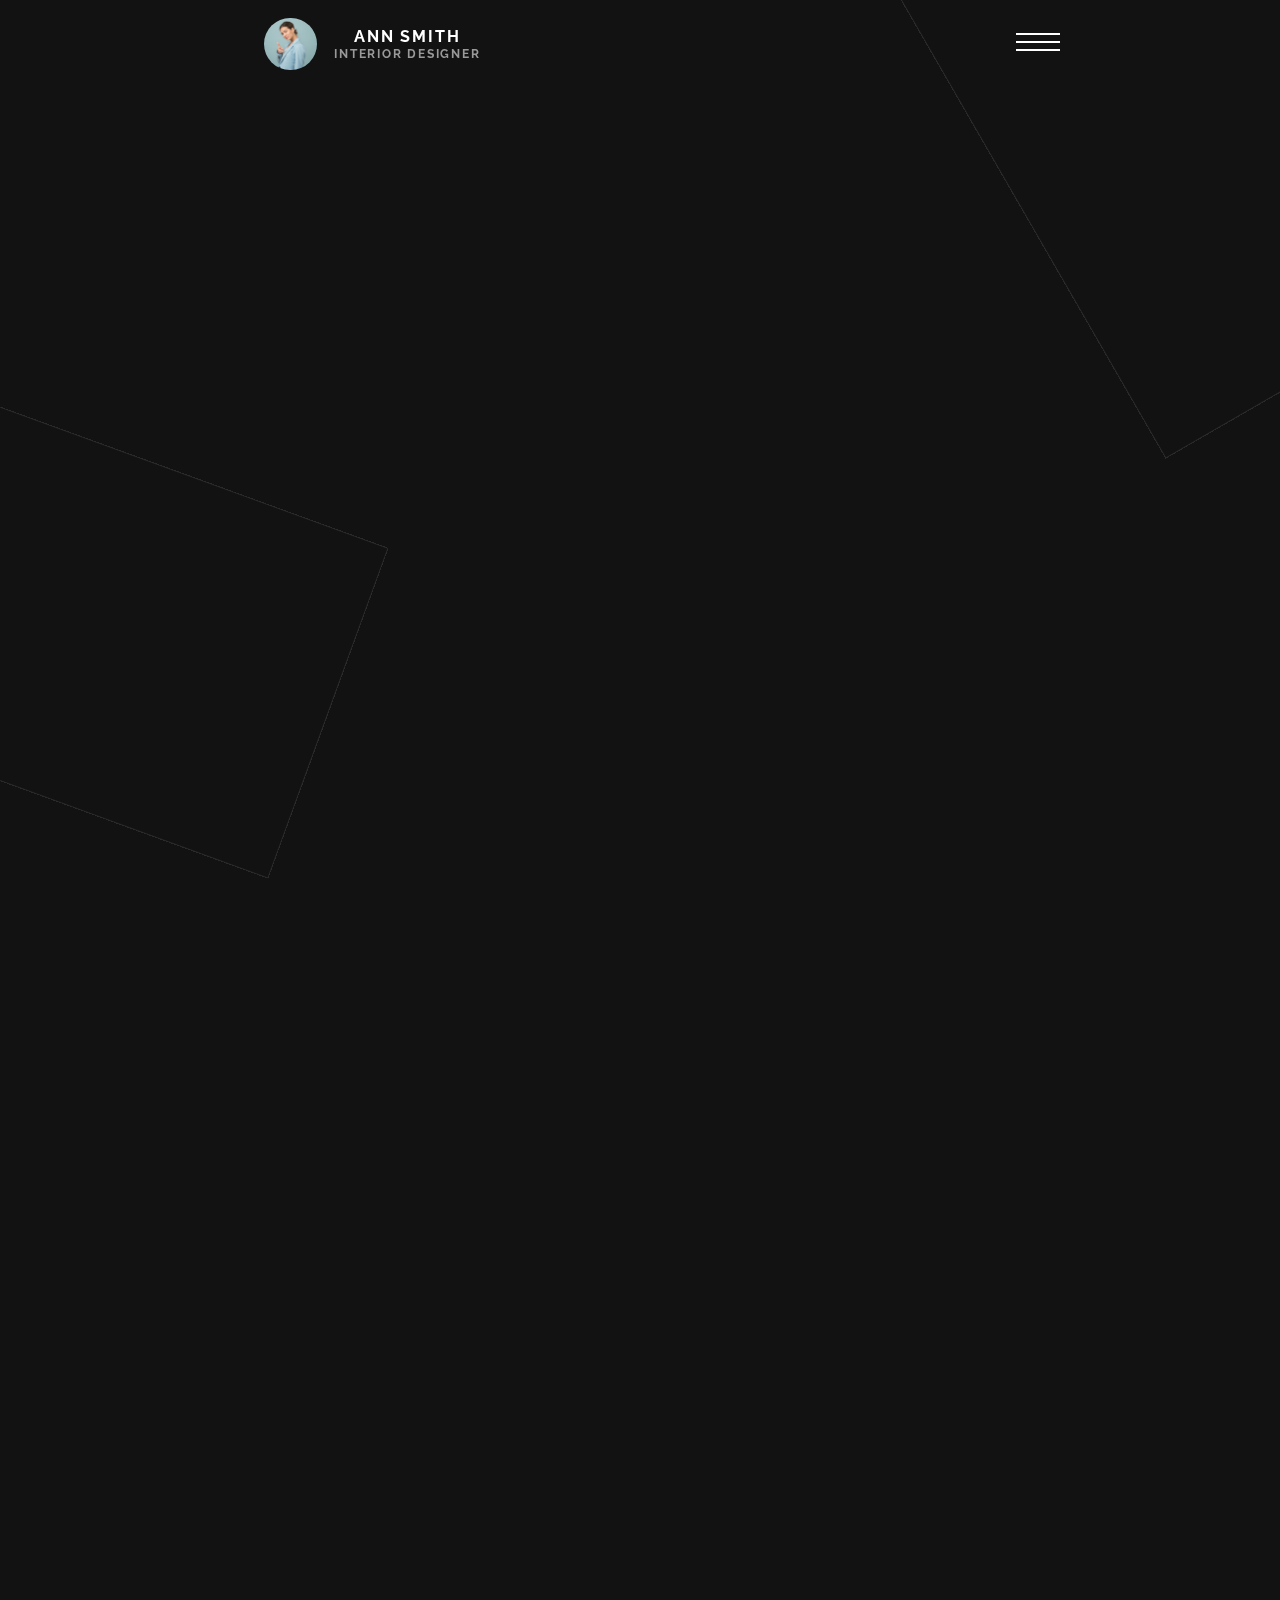
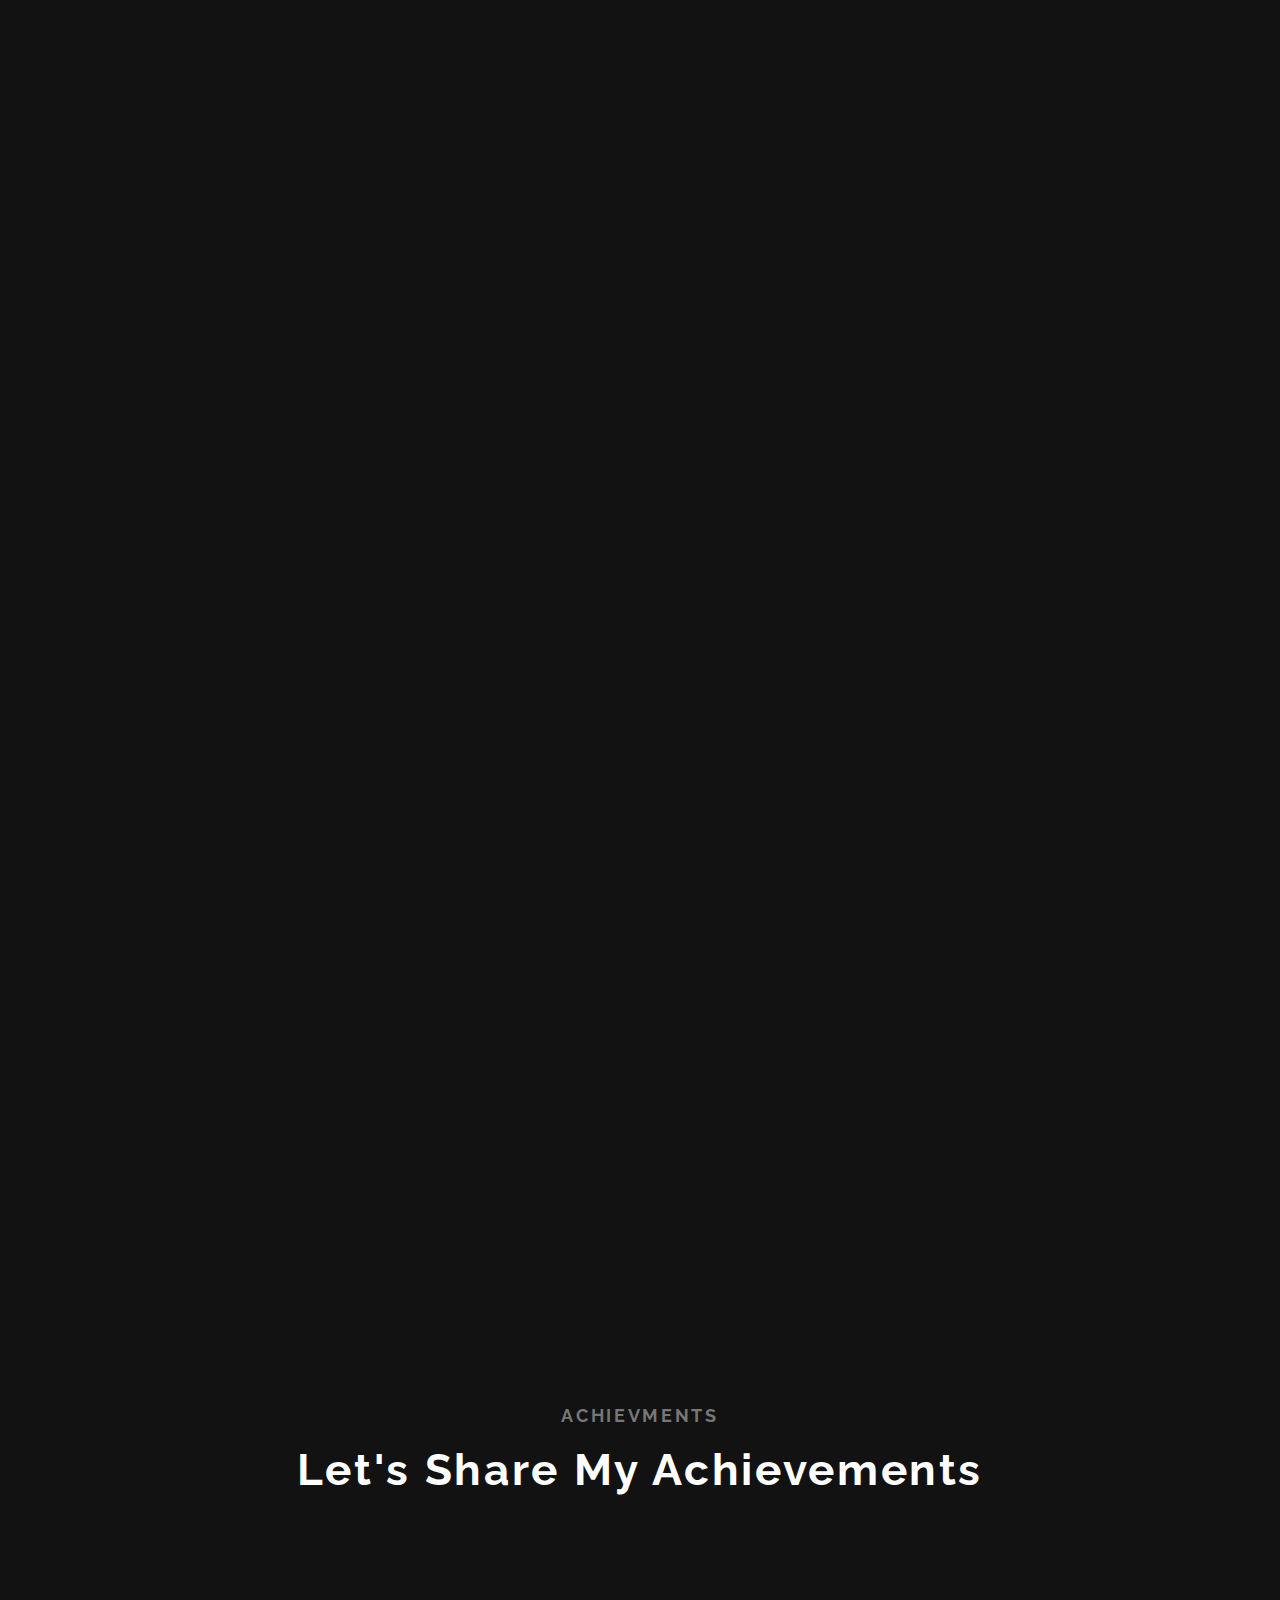
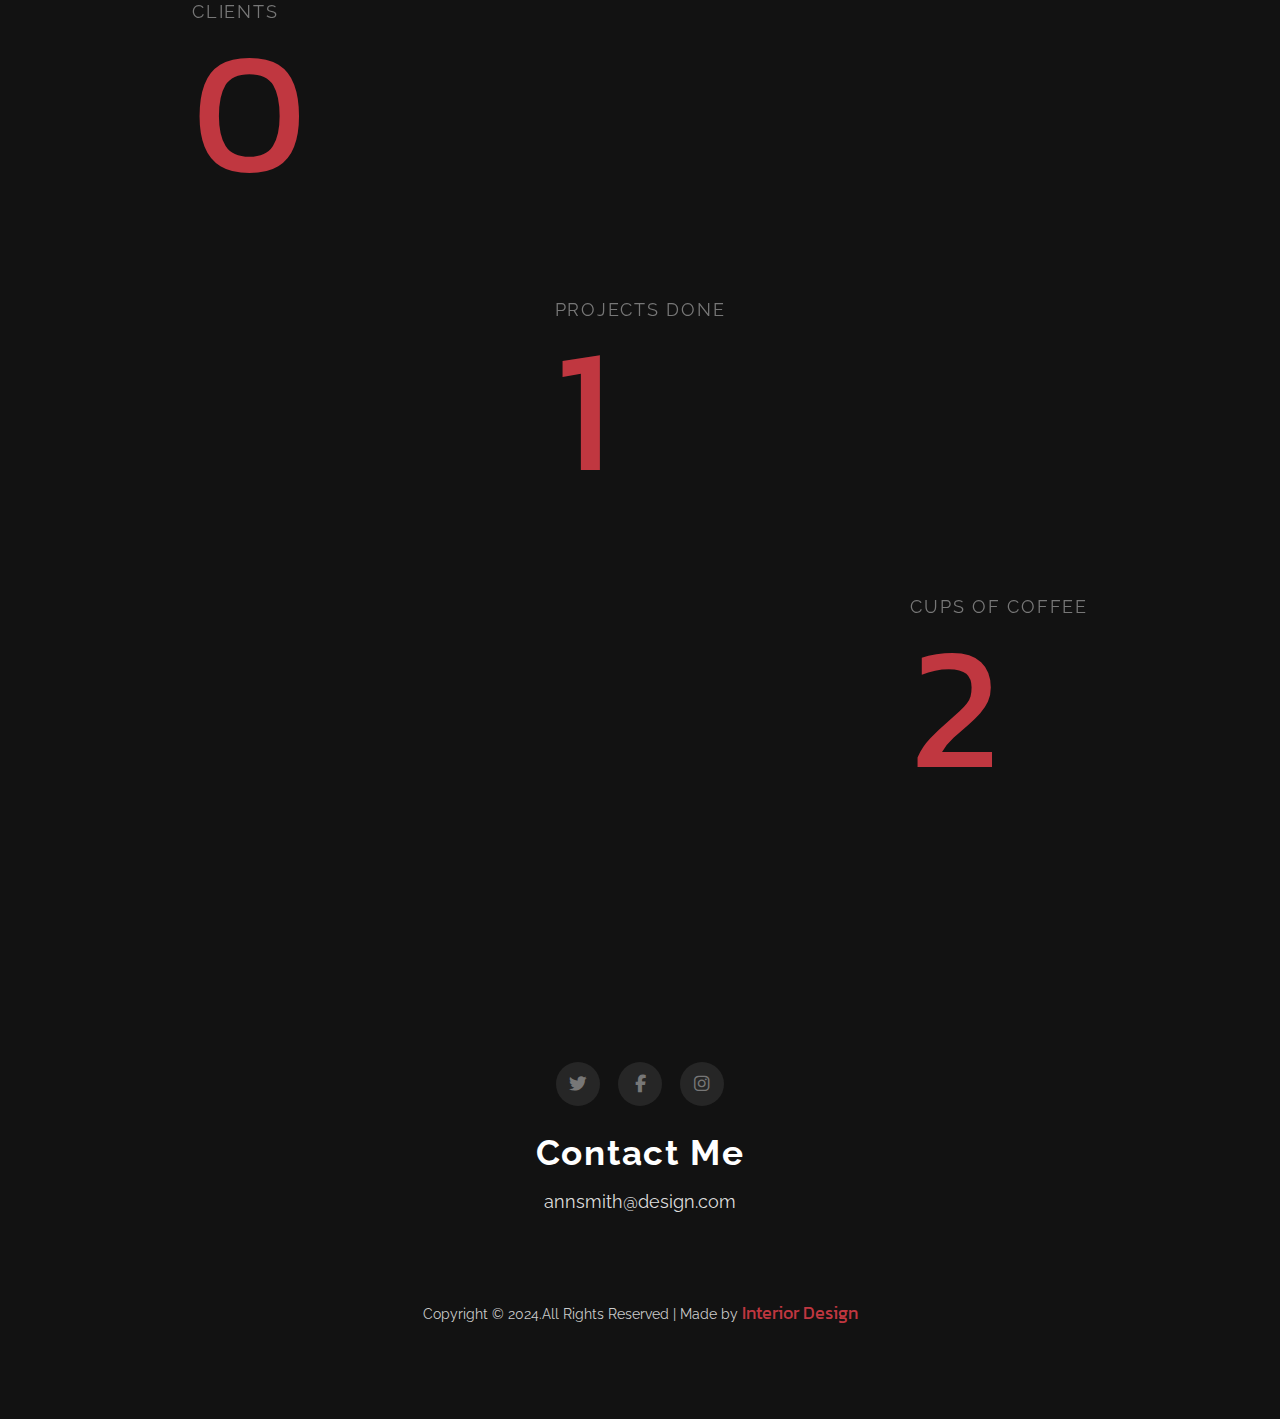
<file: index.html>
<!DOCTYPE html>
<html lang="en">

<head>
  <meta charset="UTF-8" />
  <meta http-equiv="X-UA-Compatible" content="IE=edge" />
  <meta name="viewport" content="width=device-width, initial-scale=1.0" />
  <title>Interior Designer Website</title>
  <link rel="stylesheet" href="style.css" />
  <link rel="stylesheet" href="https://cdnjs.cloudflare.com/ajax/libs/font-awesome/6.2.1/css/all.min.css" />
  <link rel="preconnect" href="https://fonts.googleapis.com" />
  <link rel="preconnect" href="https://fonts.gstatic.com" crossorigin />
  <link
    href="https://fonts.googleapis.com/css2?family=Kanit:wght@300;400;700&family=Raleway:wght@300;400;500;700&display=swap"
    rel="stylesheet" />
    <link href="images/favicon.ico" rel="icon" type="image/x-icon">
</head>

<body>
  <!-- Container -->
  <div class="container">
    <div class="rectangle rectangle-1"></div>
    <div class="rectangle rectangle-2"></div>
    <!-- Navigation -->
    <nav class="navbar">
      <div class="designer">
        <img src="images/designer.jpg" />
        <div>
          <span>Ann Smith</span>
          <span>Interior Designer</span>
        </div>
      </div>
      <div class="menu-icon">
        <div class="line line-1"></div>
        <div class="line line-2"></div>
        <div class="line line-3"></div>
      </div>
      <div class="navigation">
        <div class="nav-left">
          <img src="images/nav.jpg" />
        </div>
        <div class="nav-right">
          <div class="x-btn">
            <div class="x-line x-line-1"></div>
            <div class="x-line x-line-2"></div>
          </div>
          <h1>Ann Smith</h1>
          <div class="nav-list">
            <a href="index.html">Home</a>
            <a href="about.html">About</a>
            <a href="services.html">Services</a>
            <a href="blog.html">Blog</a>
            <a href="contact.html">Contact</a>
          </div>
        </div>
      </div>
    </nav>
    <!-- End of Navigation -->

    <!-- Landing -->
    <section class="landing">
      <div class="banner">
        <div class="heading-slide heading-slide-1">
          <h3>Hello I am</h3>
          <h1>Ann Smith</h1>
        </div>
        <div class="heading-slide heading-slide-2">
          <h3>I'm from London</h3>
          <h1>An Interior Designer</h1>
        </div>
      </div>
    </section>
    <!-- End of Landing -->

    <!-- About -->
    <section class="about">
      <div class="about-left">
        <img src="images/about.jpg" />
      </div>
      <div class="about-right">
        <h1>About</h1>
        <h3>Hi! I'm Ann Smith</h3>
        <div class="info">
          <p>
            Lorem ipsum dolor, sit amet consectetur adipisicing elit. Quos
            enim nesciunt magnam deserunt in necessitatibus id quisquam,
            voluptate repellat vero!
          </p>
          <div class="social-media">
            <i class="fa-brands fa-twitter"></i>
            <i class="fa-brands fa-facebook-f"></i>
            <i class="fa-brands fa-instagram"></i>
          </div>
          <h4>Contact me here:</h4>
          <span>Email: <a href="#">annsmith@design.com</a> </span>
          <span>Phone: <a href="#">000 (123) 456 7890</a> </span>
        </div>
      </div>
    </section>
    <!-- End of About -->

    <!--Services-->
    <section class="services">
      <div class="services-header">
        <h3>What I do</h3>
        <h1>My Services</h1>
      </div>
      <div class="services-list">
        <div class="list-item">
          <i class="fa-solid fa-layer-group"></i>
          <span>Space Planning</span>
          <span>Furniture Layout</span>
          <span>Surface Selection</span>
        </div>

        <div class="list-item">
          <i class="fa-solid fa-pen-nib"></i>
          <span>Lightning Design</span>
          <span>Interior Detailing</span>
          <span>Installation</span>
        </div>

        <div class="list-item">
          <i class="fa-solid fa-house"></i>
          <span>Color Selection</span>
          <span>Window Treatments</span>
          <span>Constructor Documentations</span>
        </div>
      </div>
    </section>
    <!--End of Services-->

    <!--Portfolio-->
    <section class="portfolio">
      <div class="portfolio-header">
        <h3>Portfolio</h3>
        <h1>Checkout My Work</h1>
      </div>
      <div class="works">
        <div class="work work-left">
          <img src="images/work1.jpg" />
          <div class="work-info">
            <h3>Interior Design</h3>
            <h1>Giving your Home a new Style</h1>
            <p>
              Lorem ipsum dolor sit amet, consectetur adipisicing elit.
              Ducimus blanditiis dolorem iste quam quibusdam et nostrum quod
              possimus voluptas voluptate.
            </p>
            <a href="#">View Project</a>
          </div>
        </div>
        <div class="work work-right">
          <div class="work-info">
            <h3>Interior Design</h3>
            <h1>Giving your Home a new Style</h1>
            <p>
              Lorem ipsum dolor sit amet, consectetur adipisicing elit.
              Ducimus blanditiis dolorem iste quam quibusdam et nostrum quod
              possimus voluptas voluptate.
            </p>
            <a href="#">View Project</a>
          </div>
          <img src="images/work2.jpg" />
        </div>
        <div class="work work-left">
          <img src="images/work3.jpg" />
          <div class="work-info">
            <h3>Interior Design</h3>
            <h1>Giving your Home a new Style</h1>
            <p>
              Lorem ipsum dolor sit amet, consectetur adipisicing elit.
              Ducimus blanditiis dolorem iste quam quibusdam et nostrum quod
              possimus voluptas voluptate.
            </p>
            <a href="#">View Project</a>
          </div>
        </div>
        <div class="work work-right">
          <div class="work-info">
            <h3>Interior Design</h3>
            <h1>Giving your Home a new Style</h1>
            <p>
              Lorem ipsum dolor sit amet, consectetur adipisicing elit.
              Ducimus blanditiis dolorem iste quam quibusdam et nostrum quod
              possimus voluptas voluptate.
            </p>
            <a href="#">View Project</a>
          </div>
          <img src="images/work4.jpg" />
        </div>
      </div>
    </section>
    <!--End of Portfolio-->

    <!--Data-->
    <section class="data">
      <div class="data-header">
        <h3>Achievments</h3>
        <h1>Let's Share My Achievements</h1>
      </div>
      <div class="data-list">
        <div class="data-item">
          <span>Clients</span>
          <span class="num" data-val="385">0</span>
        </div>

        <div class="data-item">
          <span>Projects Done</span>
          <span class="num" data-val="632">1</span>
        </div>

        <div class="data-item">
          <span>Cups of Coffee</span>
          <span class="num" data-val="1000">2</span>
        </div>
      </div>
    </section>
    <!--End of Data-->

    <!--Footer-->
    <footer>
      <div class="footer-social-media">
        <i class="fa-brands fa-twitter"></i>
        <i class="fa-brands fa-facebook-f"></i>
        <i class="fa-brands fa-instagram"></i>
      </div>
      <h1>Contact Me</h1>
      <a href="#">annsmith@design.com</a>
      <p class="copyright">
        Copyright &copy; 2024.All Rights Reserved | Made by <span>Interior Design</span>
      </p>
    </footer>
    <!--End of Footer-->
  </div>
  <!--End of Container-->
  <script src="script.js"></script>
</body>

</html>
</file>
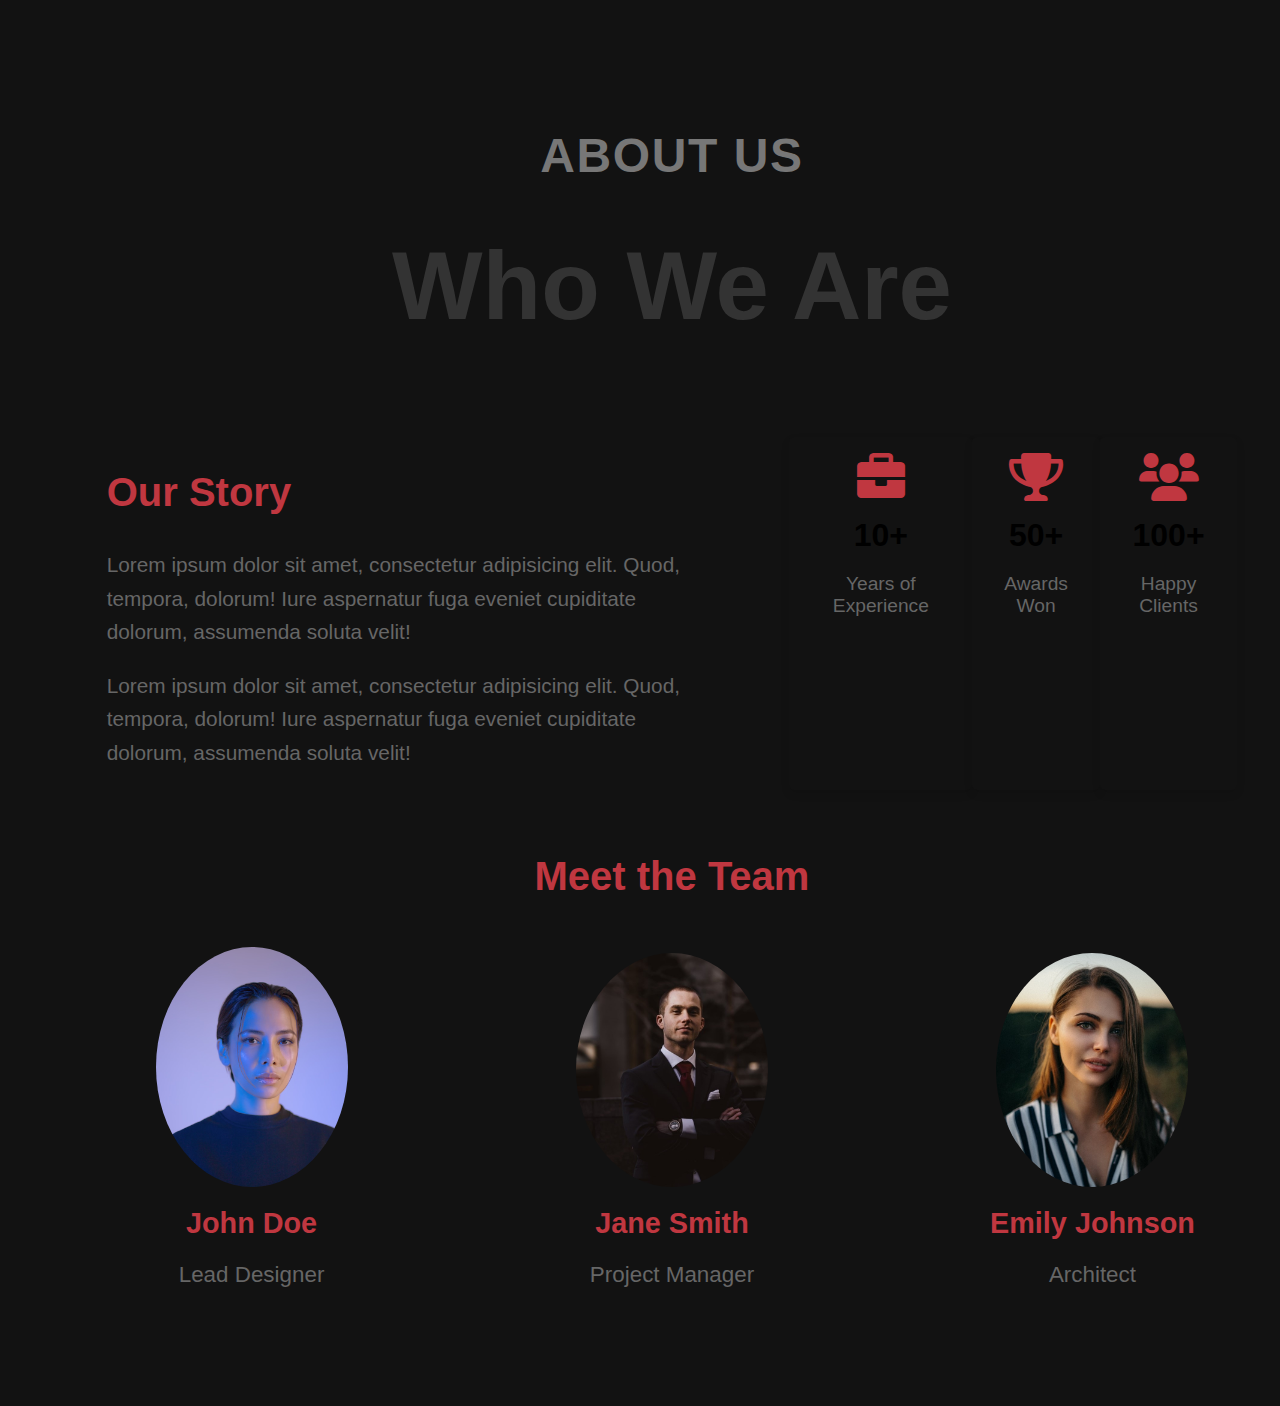
<file: about.html>
<!DOCTYPE html>
<html lang="en">

<head>
    <meta charset="UTF-8">
    <meta name="viewport" content="width=device-width, initial-scale=1.0">
    <title>About Us</title>
    <link rel="stylesheet" href="about.css">
    <link rel="stylesheet" href="https://cdnjs.cloudflare.com/ajax/libs/font-awesome/6.0.0-beta3/css/all.min.css">
    <link href="images/favicon.ico" rel="icon" type="image/x-icon">
</head>

<body>
    <section class="about">
        <div class="about-header">
            <h3>About Us</h3>
            <h1>Who We Are</h1>
        </div>
        <div class="about-content">
            <div class="about-text">
                <h2>Our Story</h2>
                <p>Lorem ipsum dolor sit amet, consectetur adipisicing elit. Quod, tempora, dolorum! Iure aspernatur
                    fuga eveniet cupiditate dolorum, assumenda soluta velit!</p>
                <p>Lorem ipsum dolor sit amet, consectetur adipisicing elit. Quod, tempora, dolorum! Iure aspernatur
                    fuga eveniet cupiditate dolorum, assumenda soluta velit!</p>
            </div>
            <div class="about-stats">
                <div class="stat">
                    <i class="fas fa-briefcase"></i>
                    <h3>10+</h3>
                    <p>Years of Experience</p>
                </div>
                <div class="stat">
                    <i class="fas fa-trophy"></i>
                    <h3>50+</h3>
                    <p>Awards Won</p>
                </div>
                <div class="stat">
                    <i class="fas fa-users"></i>
                    <h3>100+</h3>
                    <p>Happy Clients</p>
                </div>
            </div>
        </div>
        <div class="about-team">
            <h2>Meet the Team</h2>
            <div class="team-member">
                <img src="images/team1.jpg" alt="Team Member 1">
                <h3>John Doe</h3>
                <p>Lead Designer</p>
            </div>
            <div class="team-member">
                <img src="images/team2.jpg" alt="Team Member 2">
                <h3>Jane Smith</h3>
                <p>Project Manager</p>
            </div>
            <div class="team-member">
                <img src="images/team3.jpg" alt="Team Member 3">
                <h3>Emily Johnson</h3>
                <p>Architect</p>
            </div>
        </div>
    </section>
    <script src="about.js"></script>
</body>

</html>
</file>
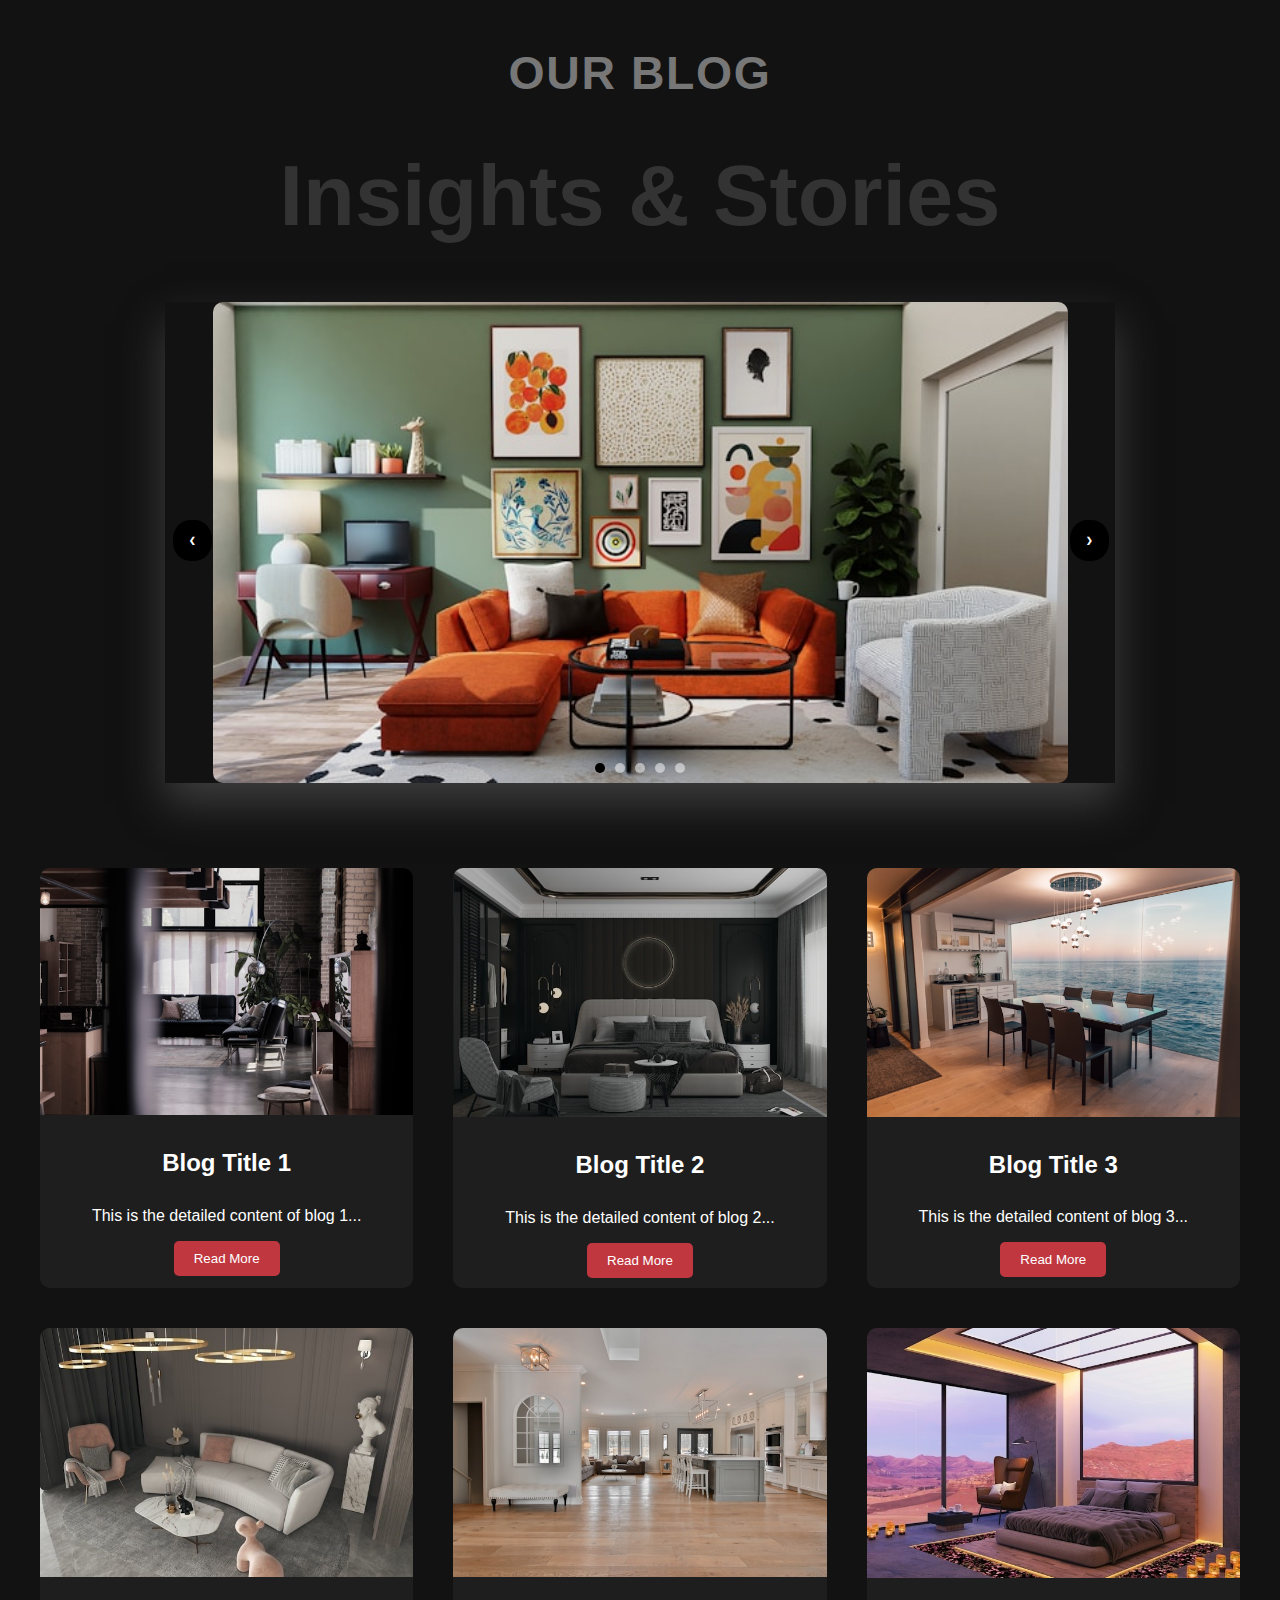
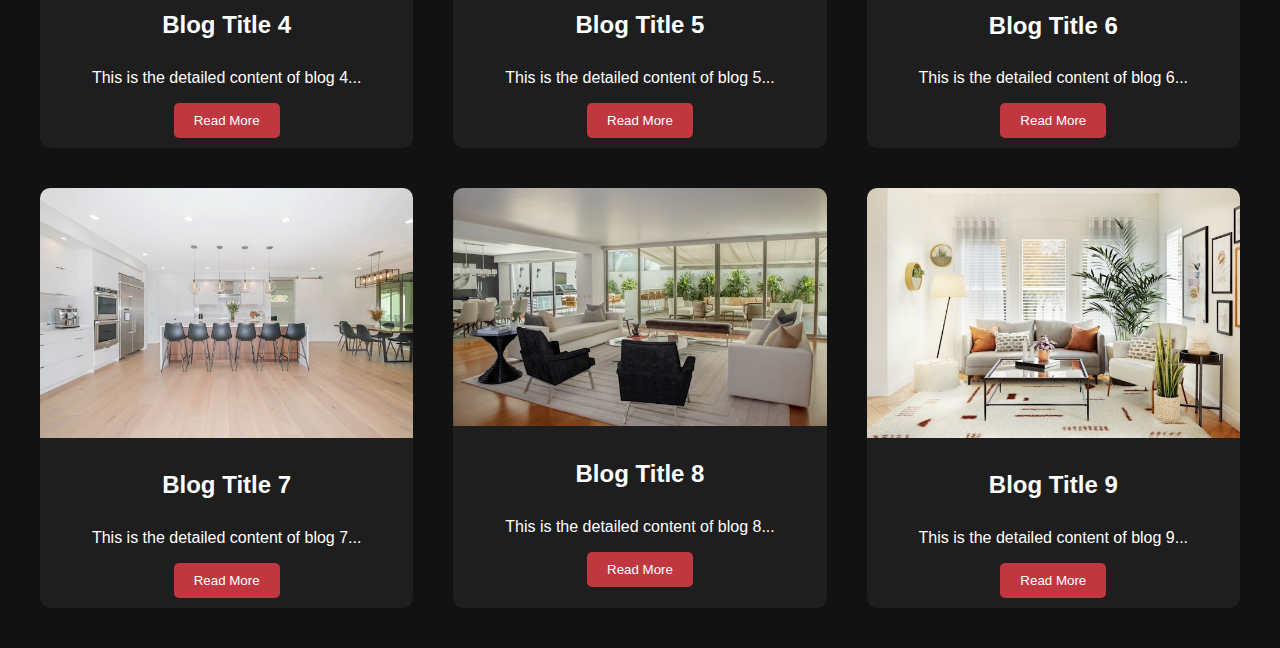
<file: blog.html>
<!DOCTYPE html>
<html lang="en">

<head>
    <meta charset="UTF-8">
    <meta name="viewport" content="width=device-width, initial-scale=1.0">
    <title>Blog</title>
    <link rel="stylesheet" href="blog.css">
    <link rel="stylesheet" href="https://cdnjs.cloudflare.com/ajax/libs/font-awesome/6.0.0-beta3/css/all.min.css">
    <link href="images/favicon.ico" rel="icon" type="image/x-icon">
</head>

<body>
    <div class="about-header">
        <h3>Our Blog</h3>
        <h1>Insights & Stories</h1>
    </div>
    <div class="carousel-container">
        <div class="carousel">
            <div class="carousel-item"><img src="images/carousel1.jpg" alt="Image 1"></div>
            <div class="carousel-item"><img src="images/carousel2.jpg" alt="Image 2"></div>
            <div class="carousel-item"><img src="images/carousel3.jpg" alt="Image 3"></div>
            <div class="carousel-item"><img src="images/carousel4.jpg" alt="Image 4"></div>
            <div class="carousel-item"><img src="images/carousel5.jpg" alt="Image 5"></div>
        </div>
        <button class="prev" onclick="moveSlide(-1)">&#10094;</button>
        <button class="next" onclick="moveSlide(1)">&#10095;</button>
        <div class="carousel-indicators">
            <div></div>
            <div></div>
            <div></div>
            <div></div>
            <div></div>
        </div>
    </div>

    <div class="blog-gallery">
        <div class="blog-item">
            <img src="images/blog1.jpg" alt="Thumbnail 1">
            <h2>Blog Title 1</h2>
            <p>This is the detailed content of blog 1...</p>
            <button class="read-more" onclick="openModal('content1')">Read More</button>
        </div>
        <div class="blog-item">
            <img src="images/blog2.jpg" alt="Thumbnail 2">
            <h2>Blog Title 2</h2>
            <p>This is the detailed content of blog 2...</p>
            <button class="read-more" onclick="openModal('content2')">Read More</button>
        </div>
        <div class="blog-item">
            <img src="images/blog3.jpg" alt="Thumbnail 3">
            <h2>Blog Title 3</h2>
            <p>This is the detailed content of blog 3...</p>
            <button class="read-more" onclick="openModal('content3')">Read More</button>
        </div>
        <div class="blog-item">
            <img src="images/blog4.jpg" alt="Thumbnail 4">
            <h2>Blog Title 4</h2>
            <p>This is the detailed content of blog 4...</p>
            <button class="read-more" onclick="openModal('content4')">Read More</button>
        </div>
        <div class="blog-item">
            <img src="images/blog5.jpg" alt="Thumbnail 5">
            <h2>Blog Title 5</h2>
            <p>This is the detailed content of blog 5...</p>
            <button class="read-more" onclick="openModal('content5')">Read More</button>
        </div>
        <div class="blog-item">
            <img src="images/blog6.jpg" alt="Thumbnail 6">
            <h2>Blog Title 6</h2>
            <p>This is the detailed content of blog 6...</p>
            <button class="read-more" onclick="openModal('content6')">Read More</button>
        </div>
        <div class="blog-item">
            <img src="images/blog7.jpg" alt="Thumbnail 7">
            <h2>Blog Title 7</h2>
            <p>This is the detailed content of blog 7...</p>
            <button class="read-more" onclick="openModal('content7')">Read More</button>
        </div>
        <div class="blog-item">
            <img src="images/blog8.jpg" alt="Thumbnail 8">
            <h2>Blog Title 8</h2>
            <p>This is the detailed content of blog 8...</p>
            <button class="read-more" onclick="openModal('content8')">Read More</button>
        </div>
        <div class="blog-item">
            <img src="images/blog9.jpg" alt="Thumbnail 9">
            <h2>Blog Title 9</h2>
            <p>This is the detailed content of blog 9...</p>
            <button class="read-more" onclick="openModal('content9')">Read More</button>
        </div>
    </div>

    <!-- Modal -->
    <div id="modal" class="modal">
        <div class="modal-content">
            <span class="close" onclick="closeModal()">&times;</span>
            <div id="content1" class="modal-item">
                <h2>Blog Title 1</h2>
                <img src="images/blog1.jpg" alt="Image 1">
                <p>This is the detailed content of blog 1...</p>
                <p>Lorem ipsum dolor sit amet consectetur adipisicing elit. Voluptatibus, accusantium quia dolorum
                    minima laborum culpa corrupti ipsa nobis cumque molestiae dolore, incidunt quos esse blanditiis
                    distinctio nesciunt, quibusdam tempore dignissimos! Odio quo laborum amet unde ducimus rem explicabo
                    necessitatibus est!</p>
                <p>Lorem ipsum dolor sit amet consectetur adipisicing elit. A dolorum necessitatibus unde cum corporis
                    perferendis! Explicabo suscipit voluptates accusantium quis velit. Possimus dolor rem
                    necessitatibus.</p>
                <p>Lorem ipsum dolor sit amet consectetur adipisicing elit. A dolorum necessitatibus unde cum corporis
                    perferendis! Explicabo suscipit voluptates accusantium quis velit. Possimus dolor rem
                    necessitatibus.</p>
            </div>
            <div id="content2" class="modal-item">
                <h2>Blog Title 2</h2>
                <img src="images/blog2.jpg" alt="Image 2">
                <p>This is the detailed content of blog 2...</p>
                <p>Lorem ipsum dolor sit amet consectetur adipisicing elit. Voluptatibus, accusantium quia dolorum
                    minima laborum culpa corrupti ipsa nobis cumque molestiae dolore, incidunt quos esse blanditiis
                    distinctio nesciunt, quibusdam tempore dignissimos! Odio quo laborum amet unde ducimus rem explicabo
                    necessitatibus est!</p>
                <p>Lorem ipsum dolor sit amet consectetur adipisicing elit. A dolorum necessitatibus unde cum corporis
                    perferendis! Explicabo suscipit voluptates accusantium quis velit. Possimus dolor rem
                    necessitatibus.</p>
                <p>Lorem ipsum dolor sit amet consectetur adipisicing elit. A dolorum necessitatibus unde cum corporis
                    perferendis! Explicabo suscipit voluptates accusantium quis velit. Possimus dolor rem
                    necessitatibus.</p>
            </div>
            <div id="content3" class="modal-item">
                <h2>Blog Title 3</h2>
                <img src="images/blog3.jpg" alt="Image 3">
                <p>This is the detailed content of blog 3...</p>
                <p>Lorem ipsum dolor sit amet consectetur adipisicing elit. Voluptatibus, accusantium quia dolorum
                    minima laborum culpa corrupti ipsa nobis cumque molestiae dolore, incidunt quos esse blanditiis
                    distinctio nesciunt, quibusdam tempore dignissimos! Odio quo laborum amet unde ducimus rem explicabo
                    necessitatibus est!</p>
                <p>Lorem ipsum dolor sit amet consectetur adipisicing elit. A dolorum necessitatibus unde cum corporis
                    perferendis! Explicabo suscipit voluptates accusantium quis velit. Possimus dolor rem
                    necessitatibus.</p>
                <p>Lorem ipsum dolor sit amet consectetur adipisicing elit. A dolorum necessitatibus unde cum corporis
                    perferendis! Explicabo suscipit voluptates accusantium quis velit. Possimus dolor rem
                    necessitatibus.</p>
            </div>
            <div id="content4" class="modal-item">
                <h2>Blog Title 4</h2>
                <img src="images/blog4.jpg" alt="Image 4">
                <p>This is the detailed content of blog 4...</p>
                <p>Lorem ipsum dolor sit amet consectetur adipisicing elit. Voluptatibus, accusantium quia dolorum
                    minima laborum culpa corrupti ipsa nobis cumque molestiae dolore, incidunt quos esse blanditiis
                    distinctio nesciunt, quibusdam tempore dignissimos! Odio quo laborum amet unde ducimus rem explicabo
                    necessitatibus est!</p>
                <p>Lorem ipsum dolor sit amet consectetur adipisicing elit. A dolorum necessitatibus unde cum corporis
                    perferendis! Explicabo suscipit voluptates accusantium quis velit. Possimus dolor rem
                    necessitatibus.</p>
                <p>Lorem ipsum dolor sit amet consectetur adipisicing elit. A dolorum necessitatibus unde cum corporis
                    perferendis! Explicabo suscipit voluptates accusantium quis velit. Possimus dolor rem
                    necessitatibus.</p>
            </div>
            <div id="content5" class="modal-item">
                <h2>Blog Title 5</h2>
                <img src="images/blog5.jpg" alt="Image 5">
                <p>This is the detailed content of blog 5...</p>
                <p>Lorem ipsum dolor sit amet consectetur adipisicing elit. Voluptatibus, accusantium quia dolorum
                    minima laborum culpa corrupti ipsa nobis cumque molestiae dolore, incidunt quos esse blanditiis
                    distinctio nesciunt, quibusdam tempore dignissimos! Odio quo laborum amet unde ducimus rem explicabo
                    necessitatibus est!</p>
                <p>Lorem ipsum dolor sit amet consectetur adipisicing elit. A dolorum necessitatibus unde cum corporis
                    perferendis! Explicabo suscipit voluptates accusantium quis velit. Possimus dolor rem
                    necessitatibus.</p>
                <p>Lorem ipsum dolor sit amet consectetur adipisicing elit. A dolorum necessitatibus unde cum corporis
                    perferendis! Explicabo suscipit voluptates accusantium quis velit. Possimus dolor rem
                    necessitatibus.</p>
            </div>
            <div id="content6" class="modal-item">
                <h2>Blog Title 6</h2>
                <img src="images/blog6.jpg" alt="Image 6">
                <p>This is the detailed content of blog 6...</p>
                <p>Lorem ipsum dolor sit amet consectetur adipisicing elit. Voluptatibus, accusantium quia dolorum
                    minima laborum culpa corrupti ipsa nobis cumque molestiae dolore, incidunt quos esse blanditiis
                    distinctio nesciunt, quibusdam tempore dignissimos! Odio quo laborum amet unde ducimus rem explicabo
                    necessitatibus est!</p>
                <p>Lorem ipsum dolor sit amet consectetur adipisicing elit. A dolorum necessitatibus unde cum corporis
                    perferendis! Explicabo suscipit voluptates accusantium quis velit. Possimus dolor rem
                    necessitatibus.</p>
                <p>Lorem ipsum dolor sit amet consectetur adipisicing elit. A dolorum necessitatibus unde cum corporis
                    perferendis! Explicabo suscipit voluptates accusantium quis velit. Possimus dolor rem
                    necessitatibus.</p>
            </div>
            <div id="content7" class="modal-item">
                <h2>Blog Title 7</h2>
                <img src="images/blog7.jpg" alt="Image 7">
                <p>This is the detailed content of blog 7...</p>
                <p>Lorem ipsum dolor sit amet consectetur adipisicing elit. Voluptatibus, accusantium quia dolorum
                    minima laborum culpa corrupti ipsa nobis cumque molestiae dolore, incidunt quos esse blanditiis
                    distinctio nesciunt, quibusdam tempore dignissimos! Odio quo laborum amet unde ducimus rem explicabo
                    necessitatibus est!</p>
                <p>Lorem ipsum dolor sit amet consectetur adipisicing elit. A dolorum necessitatibus unde cum corporis
                    perferendis! Explicabo suscipit voluptates accusantium quis velit. Possimus dolor rem
                    necessitatibus.</p>
                <p>Lorem ipsum dolor sit amet consectetur adipisicing elit. A dolorum necessitatibus unde cum corporis
                    perferendis! Explicabo suscipit voluptates accusantium quis velit. Possimus dolor rem
                    necessitatibus.</p>
            </div>
            <div id="content8" class="modal-item">
                <h2>Blog Title 8</h2>
                <img src="images/blog8.jpg" alt="Image 8">
                <p>This is the detailed content of blog 8...</p>
                <p>Lorem ipsum dolor sit amet consectetur adipisicing elit. Voluptatibus, accusantium quia dolorum
                    minima laborum culpa corrupti ipsa nobis cumque molestiae dolore, incidunt quos esse blanditiis
                    distinctio nesciunt, quibusdam tempore dignissimos! Odio quo laborum amet unde ducimus rem explicabo
                    necessitatibus est!</p>
                <p>Lorem ipsum dolor sit amet consectetur adipisicing elit. A dolorum necessitatibus unde cum corporis
                    perferendis! Explicabo suscipit voluptates accusantium quis velit. Possimus dolor rem
                    necessitatibus.</p>
                <p>Lorem ipsum dolor sit amet consectetur adipisicing elit. A dolorum necessitatibus unde cum corporis
                    perferendis! Explicabo suscipit voluptates accusantium quis velit. Possimus dolor rem
                    necessitatibus.</p>
            </div>
            <div id="content9" class="modal-item">
                <h2>Blog Title 9</h2>
                <img src="images/blog9.jpg" alt="Image 9">
                <p>This is the detailed content of blog 9...</p>
                <p>Lorem ipsum dolor sit amet consectetur adipisicing elit. Voluptatibus, accusantium quia dolorum
                    minima laborum culpa corrupti ipsa nobis cumque molestiae dolore, incidunt quos esse blanditiis
                    distinctio nesciunt, quibusdam tempore dignissimos! Odio quo laborum amet unde ducimus rem explicabo
                    necessitatibus est!</p>
                <p>Lorem ipsum dolor sit amet consectetur adipisicing elit. A dolorum necessitatibus unde cum corporis
                    perferendis! Explicabo suscipit voluptates accusantium quis velit. Possimus dolor rem
                    necessitatibus.</p>
                <p>Lorem ipsum dolor sit amet consectetur adipisicing elit. A dolorum necessitatibus unde cum corporis
                    perferendis! Explicabo suscipit voluptates accusantium quis velit. Possimus dolor rem
                    necessitatibus.</p>
            </div>
        </div>
    </div>

    <script src="blog.js"></script>
</body>

</html>
</file>
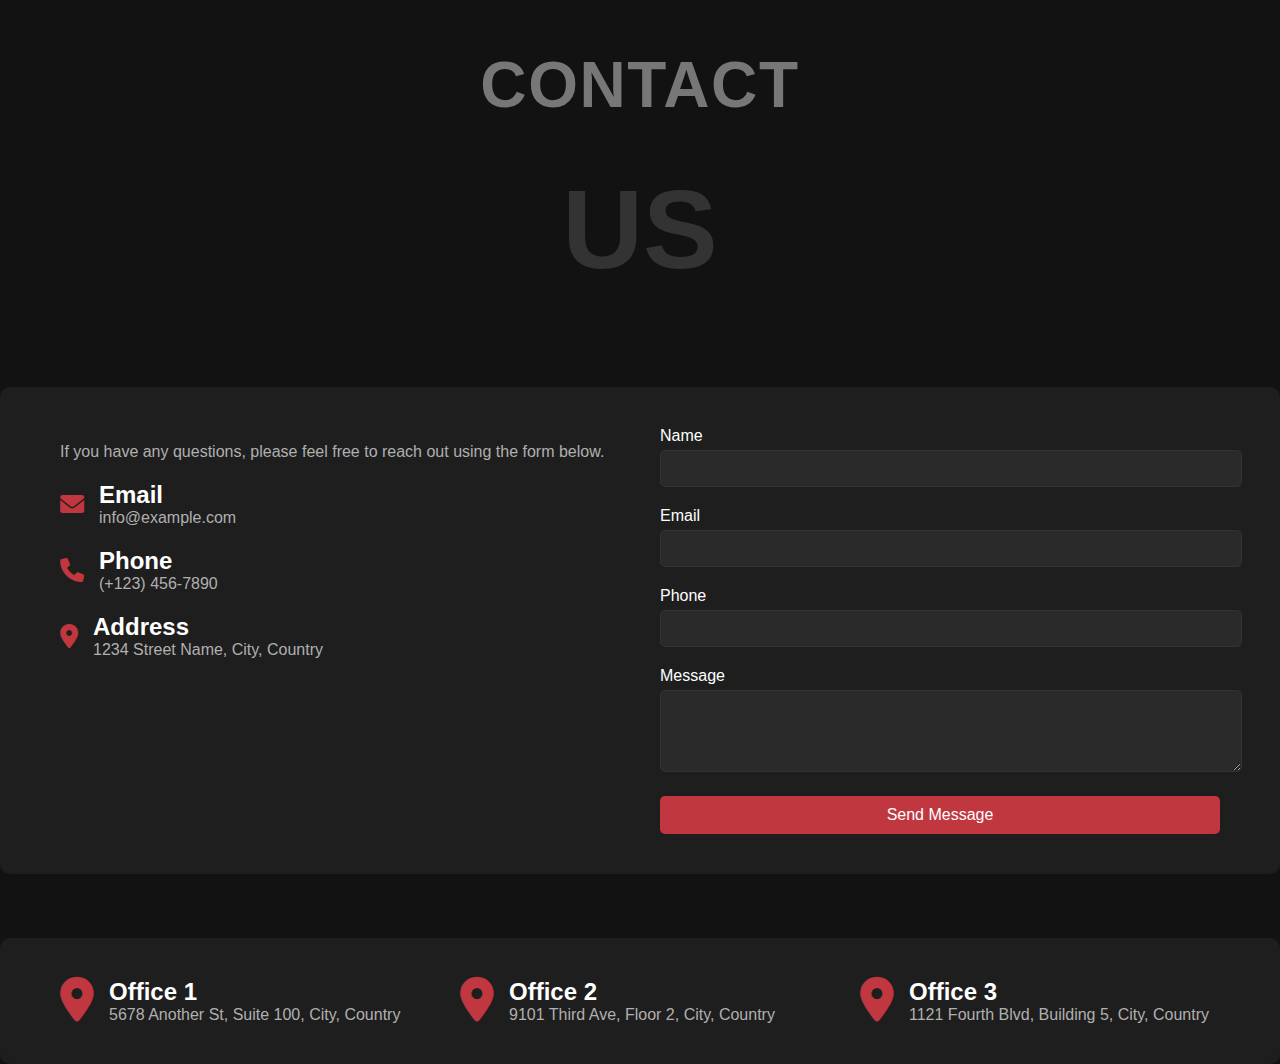
<file: contact.html>
<!DOCTYPE html>
<html lang="en">

<head>
    <meta charset="UTF-8">
    <meta name="viewport" content="width=device-width, initial-scale=1.0">
    <title>Contact Us</title>
    <link rel="stylesheet" href="contact.css">
    <link href="images/favicon.ico" rel="icon" type="image/x-icon">
    <link rel="stylesheet" href="https://cdnjs.cloudflare.com/ajax/libs/font-awesome/6.0.0-beta3/css/all.min.css">
</head>

<body>
    <h1 class="hat1">Contact</h1>
    <h2 class="hat2">Us</h2>
    <div class="contact-container">
        <div class="contact-info">
            <p>If you have any questions, please feel free to reach out using the form below.</p>
            <div class="contact-details">
                <div class="detail">
                    <i class="fas fa-envelope"></i>
                    <div>
                        <h2>Email</h2>
                        <p>info@example.com</p>
                    </div>
                </div>
                <div class="detail">
                    <i class="fas fa-phone"></i>
                    <div>
                        <h2>Phone</h2>
                        <p>(+123) 456-7890</p>
                    </div>
                </div>
                <div class="detail">
                    <i class="fas fa-map-marker-alt"></i>
                    <div>
                        <h2>Address</h2>
                        <p>1234 Street Name, City, Country</p>
                    </div>
                </div>
            </div>
        </div>
        <div class="contact-form">
            <form action="#" method="post">
                <div class="form-group">
                    <label for="name">Name</label>
                    <input type="text" id="name" name="name" required>
                </div>
                <div class="form-group">
                    <label for="email">Email</label>
                    <input type="email" id="email" name="email" required>
                </div>
                <div class="form-group">
                    <label for="phone">Phone</label>
                    <input type="tel" id="phone" name="phone">
                </div>
                <div class="form-group">
                    <label for="message">Message</label>
                    <textarea id="message" name="message" rows="4" required></textarea>
                </div>
                <button type="submit">Send Message</button>
            </form>
        </div>
    </div>

    <div class="additional-addresses">
        <div class="address">
            <i class="fas fa-map-marker-alt"></i>
            <div>
                <h2>Office 1</h2>
                <p>5678 Another St, Suite 100, City, Country</p>
            </div>
        </div>
        <div class="address">
            <i class="fas fa-map-marker-alt"></i>
            <div>
                <h2>Office 2</h2>
                <p>9101 Third Ave, Floor 2, City, Country</p>
            </div>
        </div>
        <div class="address">
            <i class="fas fa-map-marker-alt"></i>
            <div>
                <h2>Office 3</h2>
                <p>1121 Fourth Blvd, Building 5, City, Country</p>
            </div>
        </div>
    </div>
</body>

</html>
</file>
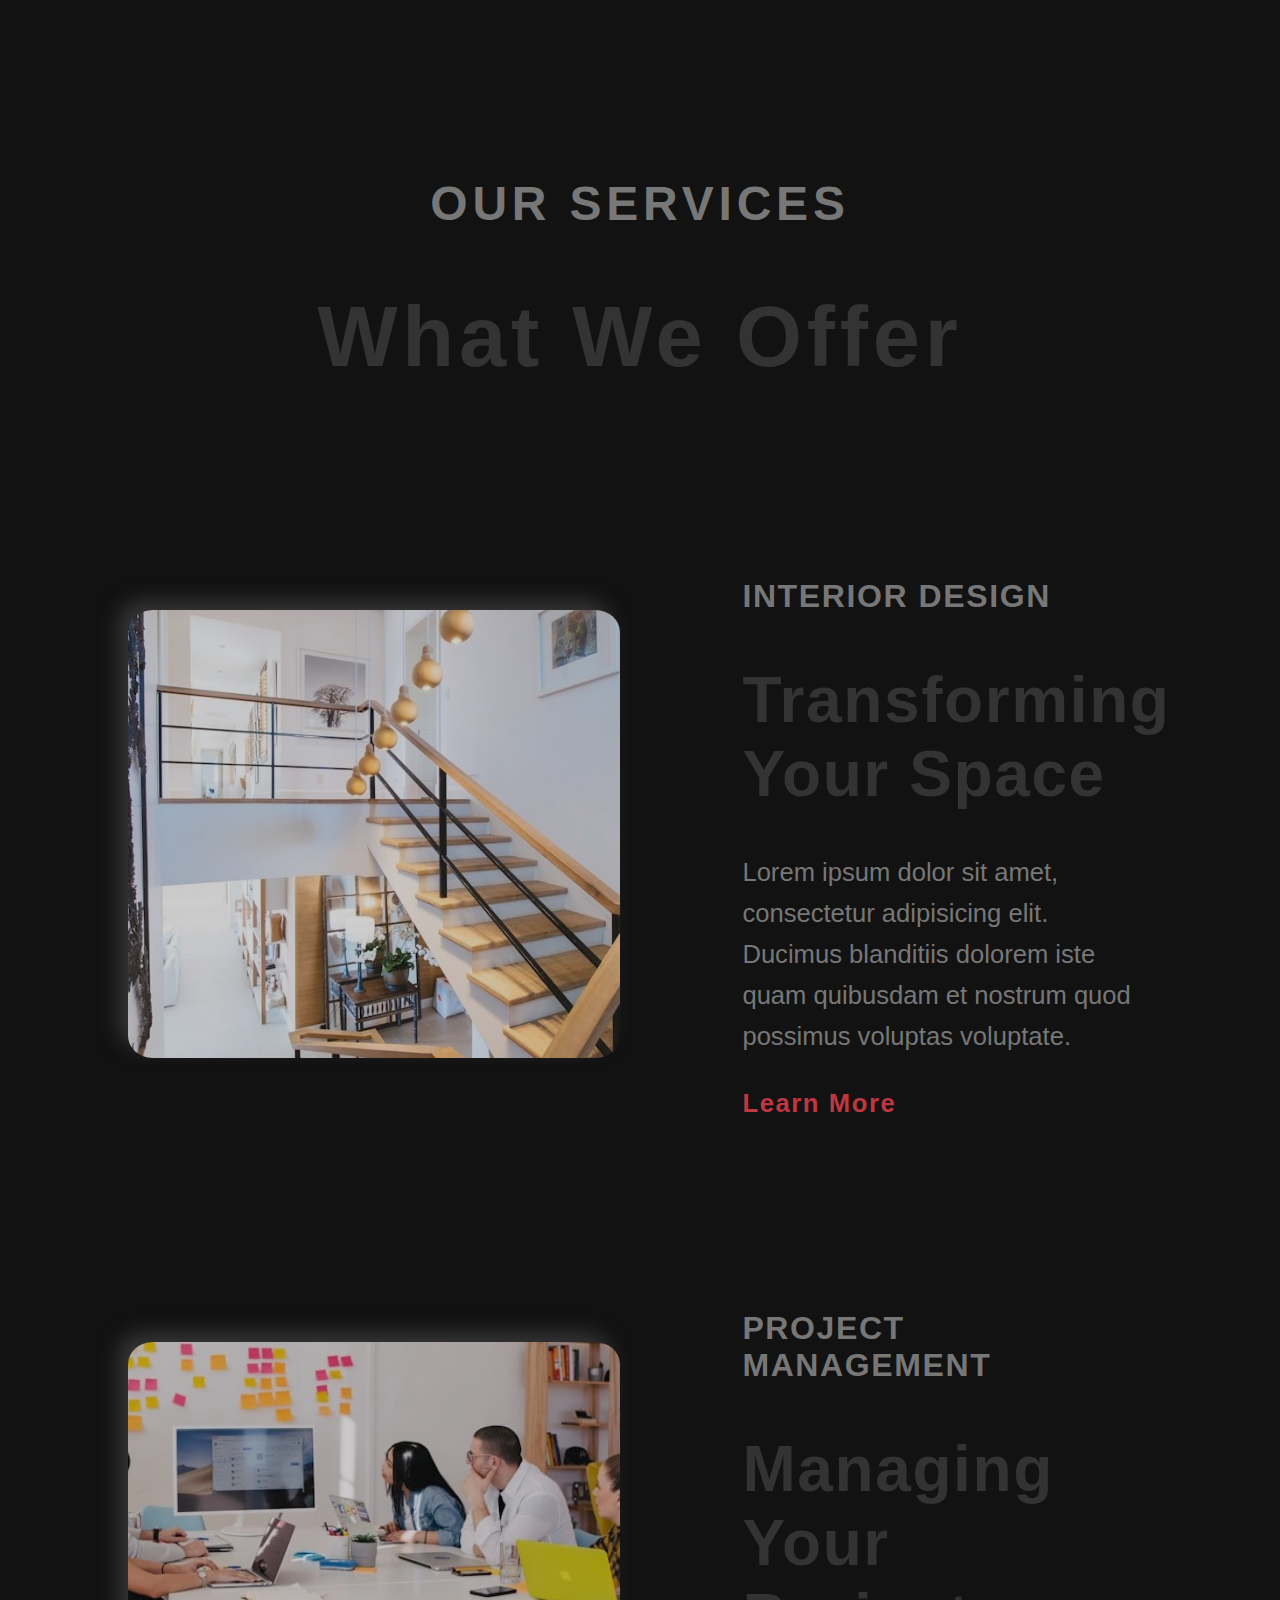
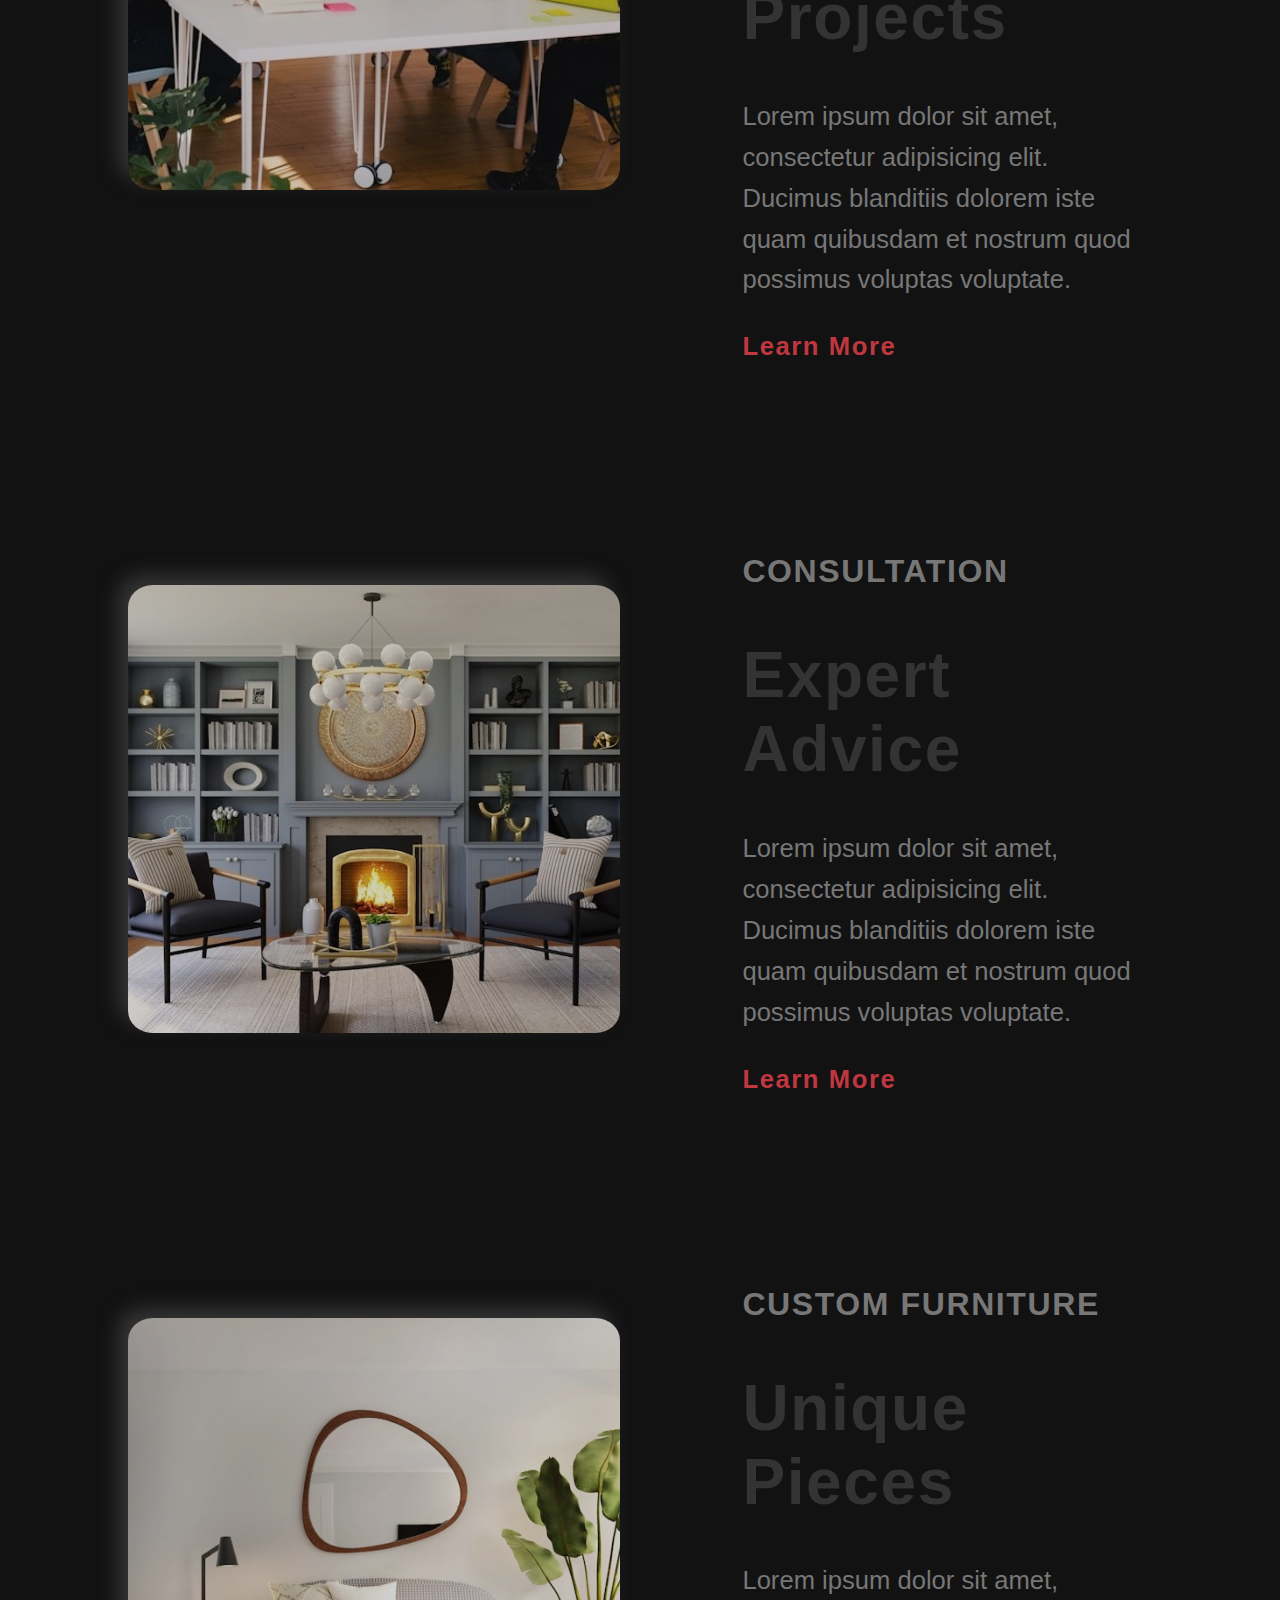
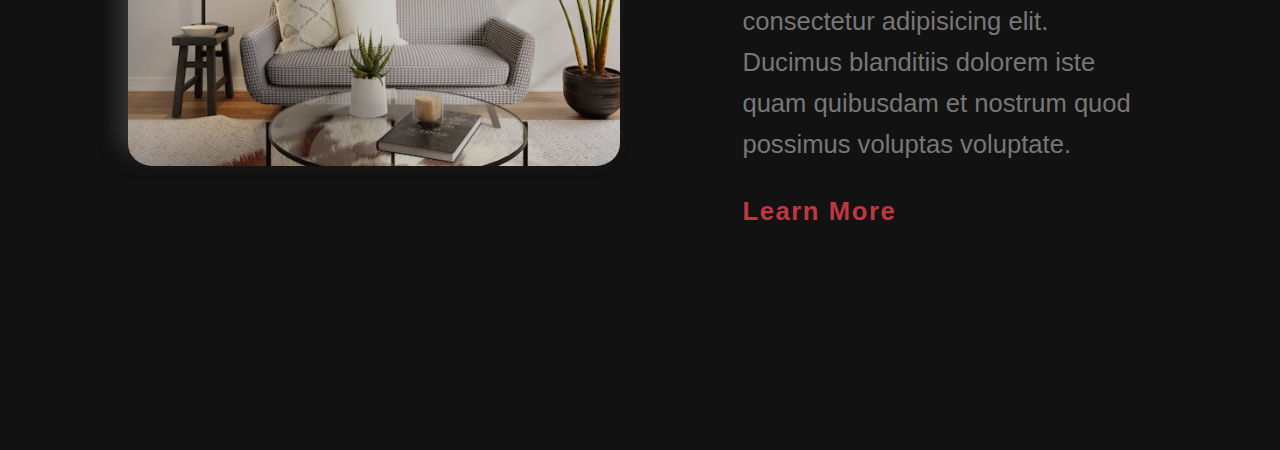
<file: services.html>
<!DOCTYPE html>
<html lang="en">

<head>
    <meta charset="UTF-8">
    <meta name="viewport" content="width=device-width, initial-scale=1.0">
    <title>Services</title>
    <link rel="stylesheet" href="services.css">
    <link href="images/favicon.ico" rel="icon" type="image/x-icon">
</head>

<body>
    <section class="services">
        <div class="services-header">
            <h3>Our Services</h3>
            <h1>What We Offer</h1>
        </div>
        <div class="services-content">
            <div class="service service-left">
                <img src="images/interiordesign.jpg" alt="Interior Design">
                <div class="service-info">
                    <h3>Interior Design</h3>
                    <h1>Transforming Your Space</h1>
                    <p>Lorem ipsum dolor sit amet, consectetur adipisicing elit. Ducimus blanditiis dolorem iste quam
                        quibusdam et nostrum quod possimus voluptas voluptate.</p>
                    <a href="#">Learn More</a>
                </div>
            </div>
            <div class="service service-right">
                <div class="service-info">
                    <h3>Project Management</h3>
                    <h1>Managing Your Projects</h1>
                    <p>Lorem ipsum dolor sit amet, consectetur adipisicing elit. Ducimus blanditiis dolorem iste quam
                        quibusdam et nostrum quod possimus voluptas voluptate.</p>
                    <a href="#">Learn More</a>
                </div>
                <img src="images/projectmanagement.jpg" alt="Project Management">
            </div>
            <div class="service service-left">
                <img src="images/consultation.jpg" alt="Consultation">
                <div class="service-info">
                    <h3>Consultation</h3>
                    <h1>Expert Advice</h1>
                    <p>Lorem ipsum dolor sit amet, consectetur adipisicing elit. Ducimus blanditiis dolorem iste quam
                        quibusdam et nostrum quod possimus voluptas voluptate.</p>
                    <a href="#">Learn More</a>
                </div>
            </div>
            <div class="service service-right">
                <div class="service-info">
                    <h3>Custom Furniture</h3>
                    <h1>Unique Pieces</h1>
                    <p>Lorem ipsum dolor sit amet, consectetur adipisicing elit. Ducimus blanditiis dolorem iste quam
                        quibusdam et nostrum quod possimus voluptas voluptate.</p>
                    <a href="#">Learn More</a>
                </div>
                <img src="images/customfurniture.jpg" alt="Custom Furniture">
            </div>
        </div>
    </section>
</body>

</html>
</file>
<file: style.css>
/* Default Styles */
* {
  margin: 0;
  padding: 0;
  box-sizing: border-box;
  text-decoration: none;
  outline: none;
  font-family: "Raleway", sans-serif;
}

html {
  font-size: 62.5%;
}

/* End of Default Styles */

/* Container */
.container {
  width: 100%;
  height: 100%;
  background-color: #121212;
  position: relative;
  /* overflow: hidden; */
}

.rectangle {
  width: 70rem;
  height: 40rem;
  border: 0.1rem solid rgba(255, 255, 255, 0.1);
  position: fixed;
}

.rectangle-1 {
  top: 48%;
  left: -21%;
  transform: rotateZ(20deg);
}

.rectangle-2 {
  top: -8%;
  right: -10%;
  transform: rotateZ(60deg);
}

/* Navigation */
.navbar {
  position: absolute;
  top: 0;
  left: 0;
  width: 100%;
  height: 10rem;
  z-index: 100;
}

.designer {
  position: absolute;
  top: 2rem;
  left: 30rem;
  display: flex;
  align-items: center;
}

.designer div {
  display: flex;
  flex-direction: column;
  text-align: center;
  margin-left: 2rem;
}

.designer img {
  width: 6rem;
  height: 6rem;
  object-fit: cover;
  border-radius: 50%;
}

.designer div span:nth-child(1) {
  font-size: 1.8rem;
  font-weight: bold;
  text-transform: uppercase;
  color: #fff;
  letter-spacing: 0.2rem;
}

.designer div span:nth-child(2) {
  font-size: 1.4rem;
  font-weight: bold;
  text-transform: uppercase;
  color: #999;
  letter-spacing: 0.2rem;
}

.menu-icon {
  position: absolute;
  top: 3rem;
  right: 25rem;
  width: 5rem;
  height: 3.5rem;
  display: flex;
  flex-direction: column;
  justify-content: space-evenly;
  cursor: pointer;
  transition: transform 0.3s;
  /* z-index: 100; */
}

.menu-icon:hover {
  transform: scaleY(1.4);
}

.line {
  width: 100%;
  height: 0.2rem;
  background-color: #fff;
}

.navigation {
  width: 100%;
  height: 100vh;
  background-color: #121212;
  position: fixed;
  top: 0;
  left: 0;
  z-index: 100;
  display: flex;
  opacity: 0;
  visibility: hidden;
  transition: all 0.3s;
}

.navigation.navigate {
  opacity: 1;
  visibility: visible;
}

.nav-left {
  width: 30%;
  height: 100%;
}

.nav-left img {
  width: 100%;
  height: 100%;
  object-fit: cover;
  opacity: 0.5;
}

.nav-right {
  width: 70%;
  height: 100%;
}

.x-btn {
  width: 4rem;
  height: 4rem;
  position: fixed;
  top: 5rem;
  right: 5rem;
  cursor: pointer;
}

.x-line {
  width: 4rem;
  height: 0.2rem;
  background-color: #fff;
}

.x-line-1 {
  transform: rotateZ(-45deg);
}

.x-line-2 {
  transform: rotateZ(45deg) translate(-0.2rem, -0.1rem);
}

.nav-right h1 {
  font-family: "Kanit", sans-serif;
  font-size: 5rem;
  font-weight: 300;
  text-transform: uppercase;
  color: #fff;
  position: absolute;
  top: 20%;
  left: 50%;
}

.nav-list {
  display: flex;
  flex-direction: column;
  position: absolute;
  top: 30%;
  left: 50%;
}

.nav-list a {
  font-family: "Kanit", sans-serif;
  font-size: 4rem;
  color: #ccc;
  margin: 0.5rem 0;
  transition: color 0.3s;
}

.nav-list a:nth-child(1) {
  color: #c03740;
}

.nav-list a:hover {
  color: #c03740;
}

/* End of Navigation */

/* Landing */
.landing {
  width: 100%;
  height: 100vh;
  position: relative;
}

.banner {
  position: absolute;
  top: 35%;
  left: 50%;
  transform: translateX(-50%);
  width: 100%;
  height: 40rem;
  text-align: center;
}

.heading-slide {
  position: absolute;
  width: 100%;
  transform: translateZ(-8rem);
  opacity: 0;
  visibility: hidden;
}

.heading-slide-1 {
  animation: animateHeading 8s infinite linear;
}

.heading-slide-2 {
  animation: animateHeading 8s 4s infinite linear;
}

.heading-slide h3 {
  font-size: 2rem;
  text-transform: uppercase;
  color: #999;
  letter-spacing: 0.3rem;
  margin-bottom: 2rem;
}

.heading-slide h1 {
  font-size: 6rem;
  font-weight: bold;
  text-transform: uppercase;
  color: #fff;
  letter-spacing: 0.5rem;
}

@keyframes animateHeading {
  0% {
    transform: translateZ(-8rem);
    opacity: 0;
    visibility: hidden;
  }

  8% {
    transform: translateZ(0);
    opacity: 1;
    visibility: visible;
  }

  48% {
    transform: translateZ(0);
    opacity: 1;
    visibility: visible;
  }

  56% {
    transform: translateZ(-8rem);
    opacity: 0;
    visibility: hidden;
  }

  100% {
    transform: translateZ(-8rem);
    opacity: 0;
    visibility: hidden;
  }
}

/* End of Landing */

/* About */
.about {
  width: 100%;
  height: 100vh;
  display: flex;
  justify-content: center;
  padding-top: 10rem;
}

.about-left {
  width: 40%;
  position: relative;
}

.about-left img {
  width: 33rem;
  height: 55rem;
  object-fit: cover;
  position: absolute;
  top: -10rem;
  right: 0;
  opacity: 0;
  visibility: hidden;
  transform: translateY(20rem);
  transition: all 1s 0.5s;
}

.change .about-left img {
  opacity: 0.8;
  visibility: visible;
  transform: translateY(0);
}

.about-right {
  width: 60%;
  position: relative;
  opacity: 0;
  visibility: hidden;
  transform: translateY(15rem);
  transition: all 1.5s;
}

.change .about-right {
  opacity: 1;
  visibility: visible;
  transform: translateY(0);
}

.about-right h1 {
  font-family: "Kanit", sans-serif;
  font-size: 20rem;
  font-weight: bold;
  text-transform: uppercase;
  letter-spacing: 0.3rem;
  color: #222;
  position: absolute;
  top: -20rem;
  left: 15rem;
}

.about-right h3 {
  font-family: "Kanit", sans-serif;
  font-size: 4rem;
  font-weight: 300;
  color: #fff;
  position: absolute;
  top: -7rem;
  left: 25rem;
}

.info {
  position: absolute;
  top: 5rem;
  left: 25rem;
}

.info p {
  font-family: "Kanit", sans-serif;
  font-size: 1.8rem;
  width: 45rem;
  color: #777;
  line-height: 1.8;
  margin-bottom: 5rem;
}

.social-media {
  display: flex;
  margin-bottom: 5rem;
}

.social-media i {
  width: 6rem;
  height: 6rem;
  border-radius: 50%;
  display: flex;
  justify-content: center;
  align-items: center;
  font-size: 2.5rem;
  background-color: #202020;
  margin-right: 2rem;
  color: #c03740;
  cursor: pointer;
}

.info h4 {
  font-size: 1.8rem;
  color: #fff;
}

.info span {
  font-size: 1.6rem;
  font-weight: bold;
  color: #777;
  display: block;
  margin: 2rem 0;
}

.info a {
  color: #c03740;
  font-family: "Kanit", sans-serif;
}

/* End of About */

/* Services */
.services {
  width: 100%;
  height: 70vh;
  display: flex;
  flex-direction: column;
  align-items: center;
}

.services-header {
  text-align: center;
  opacity: 0;
  visibility: hidden;
  transform: translateY(5rem);
  transition: all 1s;
}

.change .services-header {
  opacity: 1;
  visibility: visible;
  transform: translateY(0);
}

.services-header h3 {
  font-size: 2rem;
  text-transform: uppercase;
  color: #777;
  letter-spacing: 0.3rem;
  margin-bottom: 2rem;
}

.services-header h1 {
  font-size: 5rem;
  color: #fff;
  letter-spacing: 0.3rem;
  margin-bottom: 12rem;
}

.services-list {
  width: 70%;
  display: flex;
  justify-content: space-evenly;
}

.list-item {
  width: 30rem;
  display: flex;
  flex-direction: column;
  align-items: center;
  opacity: 0;
  visibility: hidden;
  transform: translateY(5rem);
}

.list-item:nth-child(1) {
  transition: all 1s 0.5s;
}

.list-item:nth-child(2) {
  transition: all 1s 0.7s;
}

.list-item:nth-child(3) {
  transition: all 1s 0.9s;
}

.change .list-item {
  opacity: 1;
  visibility: visible;
  transform: translateY(0);
}

.list-item i {
  font-size: 4rem;
  color: #c03740;
  margin-bottom: 3rem;
}

.list-item span {
  font-family: "Kanit", sans-serif;
  font-size: 2rem;
  color: #fff;
  margin: 0.7rem 0;
}

/* End of Services */

/* Portfolio */
.protfolio {
  width: 100%;
  height: 100%;
  padding: 20rem 0 5rem 0;
}

.portfolio-header {
  text-align: center;
  margin-bottom: 20rem;
  opacity: 0;
  visibility: hidden;
  transform: translateY(5rem);
  transition: all 1s;
}

.change .portfolio-header {
  opacity: 1;
  visibility: visible;
  transform: translateY(0);
}

.portfolio-header h3 {
  font-size: 2rem;
  text-transform: uppercase;
  color: #777;
  letter-spacing: 0.3rem;
  margin-bottom: 2rem;
}

.portfolio-header h1 {
  font-size: 5rem;
  color: #fff;
  letter-spacing: 0.3rem;
  margin-bottom: 12rem;
}

.works {
  width: 80%;
  margin: auto;
}

.work {
  display: flex;
  justify-content: space-evenly;
  margin: 15rem 0;
  opacity: 0;
  visibility: hidden;
  transform: translateY(10rem);
}

.work:nth-child(1) {
  transition: all 1s 0.5s;
}

.work:nth-child(2) {
  transition: all 1s 1s;
}

.work:nth-child(3) {
  transition: all 1s 2s;
}

.work:nth-child(4) {
  transition: all 1s 3s;
}

.change .work {
  opacity: 1;
  visibility: visible;
  transform: translateY(0);
}


.work img {
  width: 40%;
  height: 32rem;
  object-fit: cover;
  opacity: 0.8;
  border-radius: 5% 0 5% 0;
}

.work-info {
  width: 40%;
}

.work-info {
  font-size: 1.6rem;
  color: #777;
  text-transform: uppercase;
  letter-spacing: 0.1rem;
}

.work-info h1 {
  font-family: "Kanit", sans-serif;
  font-size: 4rem;
  font-weight: bold;
  color: #fff;
  letter-spacing: 0.2rem;
  margin: 3rem 0;
}

.work-info p {
  font-size: 1.6rem;
  color: #777;
  line-height: 1.6;
  margin-bottom: 2rem;
}

.work-info a {
  font-size: 1.6rem;
  font-weight: bold;
  color: #c03740;
  letter-spacing: 0.1rem;
}

/* End of Portfolio */

/*Data*/
.data {
  width: 100%;
  height: 100%;
  padding: 20rem 0;
  ;
}

.data-header {
  text-align: center;
}

.data-header h3 {
  font-size: 2rem;
  text-transform: uppercase;
  color: #777;
  letter-spacing: .3rem;
  margin-bottom: 2rem;
}

.data-header h1 {
  font-size: 5rem;
  color: #fff;
  letter-spacing: .3rem;
  margin-bottom: 12rem;
}

.data-list {
  width: 60%;
  height: 90rem;
  margin: auto;
  position: relative;
}

.data-item {
  position: absolute;
  display: flex;
  flex-direction: column;
}

.data-item:nth-child(1) {
  top: 0;
  left: 0;
}

.data-item:nth-child(2) {
  top: 50%;
  left: 50%;
  transform: translate(-50%, -50%);
}

.data-item:nth-child(3) {
  bottom: 0;
  right: 0;
}

.data-item span:nth-child(1) {
  font-size: 2rem;
  text-transform: uppercase;
  letter-spacing: 0.2rem;
  color: #777;
}

.data-item span:nth-child(2) {
  font-family: "Kanit", sans-serif;
  font-size: 20rem;
  color: #c03740;
  line-height: 1;
}

/*End of Data*/

/*Footer*/
footer {
  width: 100%;
  height: 50vh;
  display: flex;
  flex-direction: column;
  justify-content: center;
  align-items: center;
}

.footer-social-media {
  display: flex;
  margin-bottom: 3rem;
}

.footer-social-media i {
  width: 5rem;
  height: 5rem;
  background-color: #262626;
  border-radius: 50%;
  display: flex;
  justify-content: center;
  align-items: center;
  margin: 0 1rem;
  font-size: 2rem;
  color: #777;
}

footer h1 {
  font-size: 4rem;
  color: #fff;
  letter-spacing: .2rem;
  margin-bottom: 2rem;
}

footer a {
  font-size: 2rem;
  color: #ddd;
  margin-bottom: 10rem;
}

.copyright {
  font-size: 1.6rem;
  color: #ccc;
}

.copyright span {
  font-family: "Kanit", sans-serif;
  font-size: 2rem;
  color: #c03740;
}

/*End of Footer*/
/*End of Container*/


/*RESPONSIVE*/
@media(max-width:1500px) {
  html {
    font-size: 55%;
  }

  .rectangle-2 {
    right: -15%;
  }
}

@media(max-width:1300px) {
  htm {
    font-size: 50%;
  }

  .about-left {
    width: 35%;
  }

  .about-right {
    width: 65%;
  }

  .works {
    width: 90%;
  }

  .data-list {
    width: 70%;
  }
}

@media(max-width:1100px) {
  html {
    font-size: 45%;
  }

  .about-right h1 {
    font-size: 15rem;
    top: -18rem;
  }

  .about-right h3 {
    font-size: 3.5rem;
    top: -9rem;
  }

  .data-list span:nth-child(2) {
    font-size: 16rem;
  }
}

@media(max-width:900px) {
  .rectangle-1 {
    left: -40rem;
  }

  .rectangle-2 {
    right: -25%;
  }

  .designer {
    left: 15rem;
  }

  .menu-icon {
    right: 15rem;
  }

  .nav-left {
    width: 50%;
  }

  .nav-right {
    width: 50%;
    position: relative;
  }

  .nav-right h1 {
    transform: translateX(-50%);
    width: 100%;
    text-align: center;
  }

  .nav-list {
    transform: translateX(-50%);
    text-align: center;
  }

  .about-left {
    display: none;
  }

  .about-right {
    width: 100%;
  }

  .about-right h1 {
    left: 50%;
    transform: translateX(-50%);
  }

  .about-right h3 {
    left: 35%;
  }

  .info {
    left: 50%;
    transform: translateX(-50%);
  }

  .services-list {
    width: 90%;
  }

  .works {
    width: 100%;
  }

  .work-info {
    width: 50%;
  }
}

@media(max-width:700px) {
  html {
    font-size: 40%;
  }

  .designer {
    left: 8rem;
  }

  .menu-icon {
    right: 8rem;
  }

  .heading-slide h1 {
    font-size: 5rem;
  }

  .services {
    height: 90vh;
  }

  .services-list {
    flex-direction: column;
    align-items: center;
  }

  .list-item {
    margin-bottom: 3rem;
  }
}


@media(max-width:500px) {
  .rectangle-1 {
    left: -70%;
  }

  .rectangle-2 {
    right: -50%;
  }

  .nav-left {
    display: none;
  }

  .nav-right {
    width: 100%;
  }

  .work {
    align-items: center;
  }

  .work img {
    width: 60%;
  }

  .work-info {
    display: none;
  }

  .data-item span:nth-child(2) {
    font-size: 12rem;
  }
}

/*END OF RESPONSIVE*/
</file>
<file: about.css>
body {
    font-family: Arial, sans-serif;
    margin: 0;
    padding: 0;
    background-color: #121212;
}

.about {
    width: 100%;
    padding: 5rem 2rem;
    background-color: #121212;
}

.about-header {
    text-align: center;
    margin-bottom: 6rem;
}

.about-header h3 {
    font-size: 3rem;
    color: #777;
    text-transform: uppercase;
    letter-spacing: 0.1rem;
}

.about-header h1 {
    font-size: 6rem;
    color: #333;
    margin-top: 1rem;
}

.about-content {
    display: flex;
    justify-content: space-evenly;
    flex-wrap: wrap;
    gap: 2rem;
}

.about-text {
    width: 45%;
}

.about-text h2 {
    font-size: 2.5rem;
    color: #c03740;
}

.about-text p {
    font-size: 1.3rem;
    color: #666;
    line-height: 1.6;
}

.about-stats {
    display: flex;
    justify-content: space-evenly;
    width: 35%;
    right: 3rem;
}

.stat {
    text-align: center;
    background-color: #121212;
    padding: 1rem;
    border-radius: 5px;
    box-shadow: 0 4px 8px rgba(0, 0, 0, 0.1);
}

.stat i {
    font-size: 3rem;
    color: #c03740;
    margin-bottom: 1rem;
}

.stat h3 {
    font-size: 2rem;
    margin: 0;
}

.stat p {
    font-size: 1.2rem;
    color: #666;
}

.about-team {
    margin-top: 4rem;
    text-align: center;
}

.about-team h2 {
    font-size: 2.5rem;
    color: #c03740;
    margin-bottom: 2rem;
}

.team-member {
    display: inline-block;
    width: 30%;
    text-align: center;
    margin: 1rem;
}

.team-member img {
    width: 50%;
    height: auto;
    border-radius: 50%;
    margin-bottom: 1rem;
}

.team-member h3 {
    font-size: 1.8rem;
    margin: 0;
    color: #c03740;
}

.team-member p {
    font-size: 1.4rem;
    color: #666;
}

.stat {
    opacity: 0;
    transform: translateY(20px);
    transition: opacity 1s ease-out, transform 1s ease-out;
}

.stat.animate {
    opacity: 1;
    transform: translateY(0);
}

/* Responsive Design */
@media (max-width: 768px) {
    .about-content {
        flex-direction: column;
    }

    .about-text,
    .about-stats {
        width: 80%;
    }

    .team-member {
        width: 80%;
    }
}
</file>
<file: blog.css>
body {
    font-family: Arial, sans-serif;
    margin: 0;
    padding: 0;
    background: #121212;
    color: #ffffff;
}

.about-header {
    text-align: center;
    margin-bottom: 3rem;
}

.about-header h3 {
    font-size: 2.9rem;
    color: #777;
    text-transform: uppercase;
    letter-spacing: 0.1rem;
}

.about-header h1 {
    font-size: 5.3rem;
    color: #333;
    margin-top: 0.2rem;
}

.carousel-container {
    position: relative;
    max-width: 950px;
    margin: 45px auto;
    box-shadow:0 20px 40px rgb(62, 62, 62);
}

.carousel {
    display: flex;
    overflow: hidden;
    border-radius: 10px;

}

.carousel-item {
    min-width: 100%;
    transition: transform 10s ease-in-out;
}

.carousel img {
    width: 90%;
    height: auto;
    border-radius: 10px;
    margin: auto;
    display: flex;
    justify-content: center;
}

.carousel-indicators {
    position: absolute;
    bottom: 10px;
    left: 50%;
    transform: translateX(-50%);
    display: flex;
    justify-content: center;
}

.carousel-indicators div {
    width: 10px;
    height: 10px;
    margin: 0 5px;
    background-color: rgba(255, 255, 255, 0.5);
    border-radius: 50%;
    transition: background-color 0.3s ease;
}

.carousel-indicators div.active {
    background-color: #000000;
}



.prev,
.next {
    cursor: pointer;
    position: absolute;
    top: 50%;
    width: auto;
    padding: 16px;
    margin-top: -22px;
    color: white;
    font-weight: bold;
    font-size: 0.5rem;
    transition: 0.6s ease;
    border-radius: 0 3px 3px 0;
    user-select: none;
    background-color: rgba(0, 0, 0, 1);
    border: none;  
    border-radius: 45%; 
}

.prev {
    left: 0.5rem;
}

.next {
    right: 0.4rem;
}

.prev:hover,
.next:hover {
    background-color: #c03740;
}

.blog-gallery {
    display: flex;
    flex-wrap: wrap;
    justify-content: center;
    padding: 20px;
}

.blog-item {
    flex: 1 1 30%;
    margin: 20px;
    background: #1e1e1e;
    border-radius: 10px;
    overflow: hidden;
    text-align: center;
    cursor: pointer;
}

.blog-item img {
    width: 100%;
    height: auto;
}

.blog-item h2 {
    padding: 10px 0;
    color: #ffffff;
}

.read-more {
    background: #c03740;
    color: white;
    padding: 10px 20px;
    border: none;
    border-radius: 5px;
    margin-bottom: 10px;
    cursor: pointer;
}

.read-more:hover {
    background: #c03740;
}

.modal {
    display: none;
    position: fixed;
    z-index: 1;
    left: 0;
    top: 0;
    width: 100%;
    height: 680px;
    overflow: auto;
    background-color: rgba(0, 0, 0, 0.8);
    padding-top: 65px;
    margin-bottom: 3rem;
}

.modal-content {
    background-color:#121212;
    margin: 5% auto;
    padding: 20px;
    border: 1px solid #888;
    width: 80%;
   
    max-width: 700px;
    position: relative;
    margin: auto;
    color:  #fefefe;
    text-align: center;
    border-radius: 4rem;
}

.modal-content h2 {
    font-size: 3rem;
    color: #c03740;
}

.modal-content p {
    font-weight: bold;
    font-size: 1.2rem;
}

.modal-content img {
    width: 50%;
    border-radius: 4rem;
}

.modal-content img:hover {
    transform: scale(1.1);
    transition: 0.5s;
}

.close {
    color: #c03740;
    float: right;
    font-size: 3rem;
    font-weight: bold;
}


.close:hover,
.close:focus {
    text-decoration: none;
    cursor: pointer;
}

.modal-item {
    display: none;
}

.modal-item.active {
    display: block;
}
</file>
<file: contact.css>
body {
    font-family: Arial, sans-serif;
    margin: 0;
    padding: 0;
    background: #121212;
    color: #ffffff;
}

.contact-container {
    display: flex;
    justify-content: space-between;
    padding: 40px;
    max-width: 1200px;
    margin: 0 auto;
    background: #1e1e1e;
    border-radius: 10px;
    margin-top: 5rem;
}

.contact-info,
.contact-form {
    flex: 1;
    margin: 0 20px;
}

.hat1 {
    font-size: 4rem;
    color: #777;
    text-transform: uppercase;
    letter-spacing: 0.1rem;
    text-align: center;
    margin-top: 3rem;
}

.hat2{
    font-size: 7rem;
    color: #333;
    margin-top: 0.6rem;
    text-align: center;
    text-transform: uppercase;
}



.contact-info p {
    color: #b0b0b0;
}

.contact-details {
    margin-top: 20px;
}

.detail {
    display: flex;
    align-items: center;
    margin-bottom: 20px;
}

.detail i {
    color: #c03740;
    font-size: 24px;
    margin-right: 15px;
}
.detail i:hover{
    font-size: 30px;
}
.detail h2 {
    color: #ffffff;
    margin: 0;
}

.detail p {
    color: #b0b0b0;
    margin: 0;
}

.contact-form form {
    display: flex;
    flex-direction: column;
}

.form-group {
    margin-bottom: 20px;
}

.form-group label {
    color: #ffffff;
    margin-bottom: 5px;
    display: block;
}

.form-group input,
.form-group textarea {
    width: 100%;
    padding: 10px;
    border: 1px solid #333;
    border-radius: 5px;
    background: #2a2a2a;
    color: #ffffff;
}

.form-group input:focus,
.form-group textarea:focus {
    border-color: #c03740;
    outline: none;
}

button {
    padding: 10px 20px;
    border: none;
    border-radius: 5px;
    background: #c03740;
    color: #ffffff;
    font-size: 16px;
    cursor: pointer;
}

button:hover {
    background: #c03740;
}

.additional-addresses {
    display: flex;
    justify-content: space-between;
    padding: 40px;
    max-width: 1200px;
    margin: 0 auto;
    background: #1e1e1e;
    border-radius: 10px;
    margin-top: 4rem;
}

.address {
    flex: 1;
    margin: 0 10px;
    display: flex;
    align-items: center;
}

.address i {
    color: #c03740;
    font-size: 2.8rem;
    margin-right: 15px;
}

.address h2 {
    color: #ffffff;
    margin: 0;
}

.address p {
    color: #b0b0b0;
    margin: 0;
}


/* Küçük ekranlar (telefonlar) için */
@media (max-width: 768px) {
    .contact-container,
    .additional-addresses {
        flex-direction: column;
        padding: 20px;
    }

    .contact-info,
    .contact-form,
    .address {
        margin: 0 0 20px 0;
    }

    .contact-info,
    .contact-form {
        flex: none;
    }

    .contact-info p,
    .detail p,
    .address p {
        font-size: 14px;
    }

    .hat1 {
        font-size: 2.5rem;
        margin-top: 1.5rem;
    }

    .hat2 {
        font-size: 4rem;
        margin-top: 0.3rem;
    }
}

/* Orta boy ekranlar (tabletler) için */
@media (min-width: 769px) and (max-width: 1024px) {
    .contact-container,
    .additional-addresses {
        flex-direction: column;
    }

    .contact-info,
    .contact-form,
    .address {
        margin: 0 0 20px 0;
    }

    .contact-info,
    .contact-form {
        flex: none;
    }

    .hat1 {
        font-size: 3.5rem;
    }

    .hat2 {
        font-size: 6rem;
    }
}

/* Büyük ekranlar (desktop) için */
@media (min-width: 1025px) {
    .contact-container,
    .additional-addresses {
        flex-direction: row;
    }

    .contact-info,
    .contact-form,
    .address {
        margin: 0 20px;
    }

    .hat1 {
        font-size: 4rem;
    }

    .hat2 {
        font-size: 7rem;
    }
}
</file>
<file: services.css>
body {
    font-family: Arial, sans-serif;
    margin: 0;
    padding: 0;
    background-color: #121212;
}

.services {
    width: 100%;
    height: auto;
    padding: 8rem 0 4rem 0;
}

.services-header {
    text-align: center;
    margin-bottom: 6rem;
    margin-top: 1rem;
    opacity: 1;
    visibility: visible;
    transform: translateY(0);
    transition: all 1s;
}

.services-header h3 {
    font-size: 3rem;
    text-transform: uppercase;
    color: #777;
    letter-spacing: 0.3rem;
    margin-bottom: 2rem;
}

.services-header h1 {
    font-size: 5.3rem;
    color: #333;
    letter-spacing: 0.3rem;
    margin-bottom: 6rem;
}

.services-content {
    width: 80%;
    margin: auto;
}

.service {
    display: flex;
    justify-content: space-between;
    margin: 10rem 0;
    opacity: 1;
    visibility: visible;
    transform: translateY(0);
}

.service-left {
    flex-direction: row;
}

.service-right {
    flex-direction: row-reverse;
}

.service img {
    width: 48%;
    height: 28rem;
    object-fit: cover;
    opacity: 0.8;
    border-radius: 5%;
    margin-top: 4rem;
    box-shadow: -10px -10px 20px  rgb(62, 62, 62);
}

.service-info {
    width: 40%;
    display: flex;
    flex-direction: column;
    justify-content: center;
}

.service-info h3 {
    font-size: 2rem;
    color: #777;
    text-transform: uppercase;
    letter-spacing: 0.1rem;
}

.service-info h1 {
    font-family: "Kanit", sans-serif;
    font-size: 4rem;
    font-weight: bold;
    color: #333;
    letter-spacing: 0.1rem;
    margin: 1rem 0;
}

.service-info p {
    font-size: 1.6rem;
    color: #777;
    line-height: 1.6;
    margin-bottom: 2rem;
}

.service-info a {
    font-size: 1.6rem;
    font-weight: bold;
    color: #c03740;
    letter-spacing: 0.1rem;
    text-decoration: none;
}

.service-info a:hover {
    text-decoration: underline;
}

@media (max-width: 768px) {
    .service {
        flex-direction: column;
    }

    .service img {
        width: 90%;
        height: auto;
        border-radius: 5%;
    }

    .service-info {
        width: 65%;
    }
    .service-info h3,h1,p,a {
        font-size: 2rem;
    }
}
</file>
